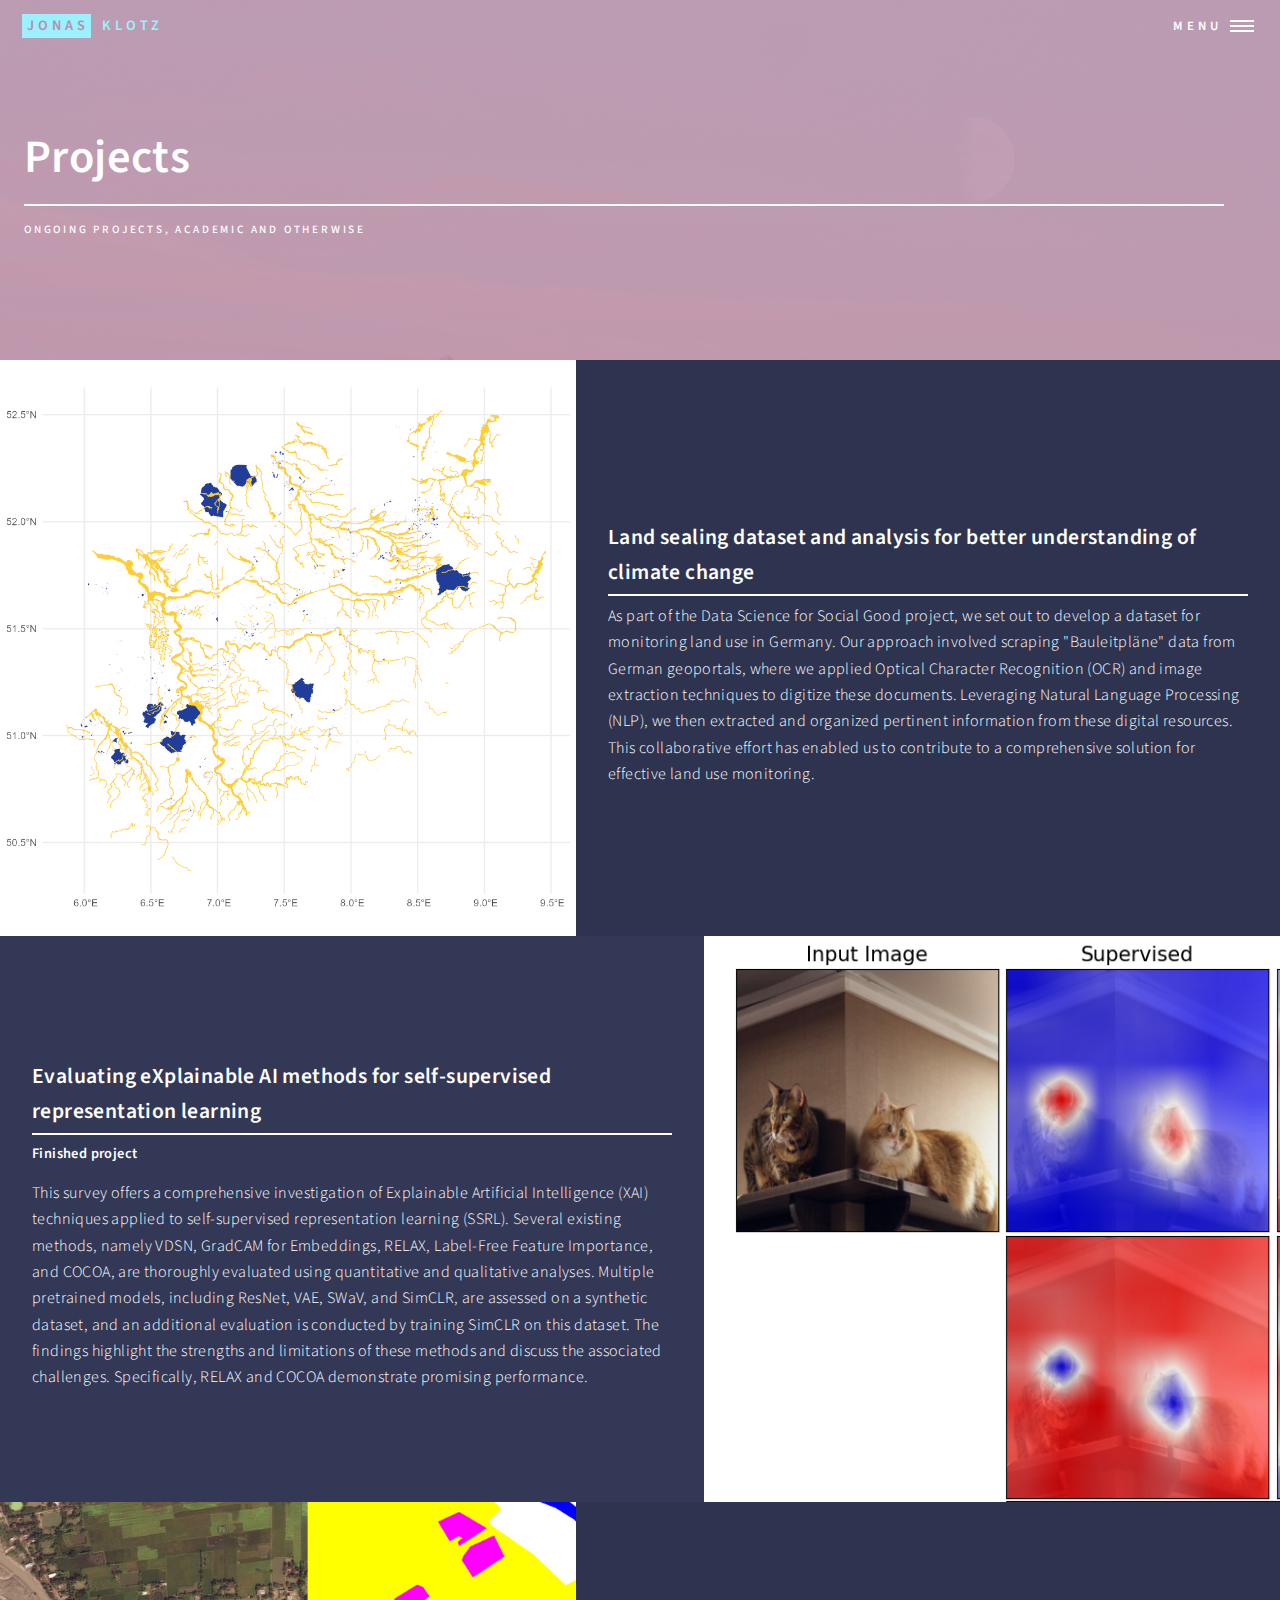
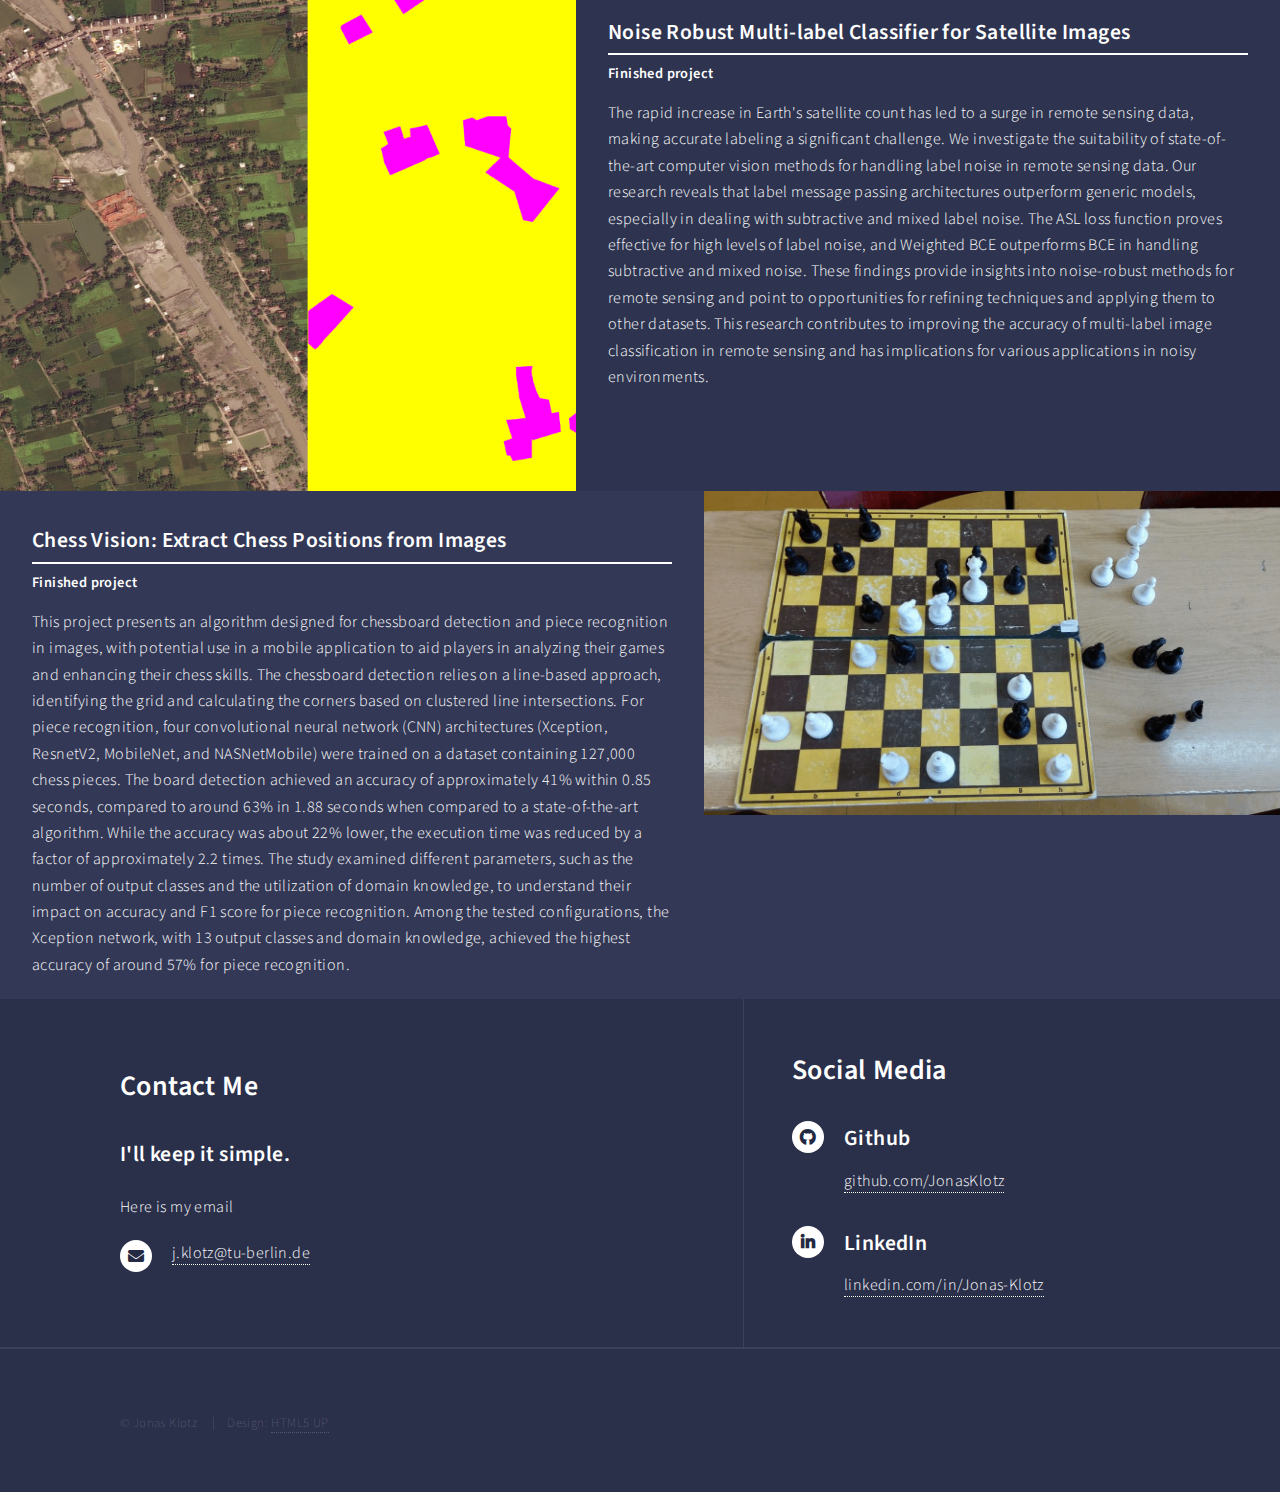
<file: projects.html>
<!DOCTYPE HTML>
<!--
	Forty by HTML5 UP
	html5up.net | @ajlkn
	Free for personal and commercial use under the CCA 3.0 license (html5up.net/license)
-->
<html>

<head>
    <title>jonas Klotz</title>
    <meta name="google-site-verification" content="qlus96Gbv3kTyfBKCVbDxsaYBTcsIiS3wKDjlNzCAbg"/>
    <meta charset="utf-8"/>
    <meta name="viewport" content="width=device-width, initial-scale=1, user-scalable=no"/>
    <link rel="stylesheet" href="assets/css/main.css"/>
    <noscript>
        <link rel="stylesheet" href="assets/css/noscript.css"/>
    </noscript>
    <link type="image/png" sizes="32x32" rel="icon" href="images/icon.svg">
</head>

<body class="is-preload">

<!-- Wrapper -->
<div id="wrapper">

    <!-- Header -->
    <header id="header" class="alt style5">
        <a href="index.html" class="logo"><strong>jonas</strong> <span>Klotz</span></a>
        <nav>
            <a href="#menu">Menu</a>
        </nav>
    </header>

    <!-- Menu -->
    <nav id="menu">
        <ul class="links">
            <li><a href="index.html">Home</a></li>
            <li><a href="projects.html">Projects</a></li>
            <li>
                <a href="https://github.com/jonasklotz/jonasklotz.github.io/blob/master/_content/klotz_cv.pdf">Resume</a>
            </li>
        </ul>
    </nav>


    <!-- Banner -->
    <!-- Note: The "styleN" class below should match that of the header element. -->
    <section id="banner" class="style5">
        <div class="inner alt">
                <span class="image">
                    <img src="images/banner2.jpg" alt=""/>
                </span>
            <header class="major">
                <h1>Projects</h1>
            </header>
            <div class="content alt">
                <p>Ongoing projects, academic and otherwise</p>
            </div>
        </div>
    </section>

    <!-- Main -->
    <div id="main">

        <section id="one" class="spotlights">

            <!-- land sealing - DSSGx Project -->
            <section>
                <a href="#" class="image">
                    <img src="images/projects/floodrisk.png" alt="" data-position="center center"/>
                </a>
                <div class="content">
                    <div class="inner">
                        <header class="minor">
                            <h3><a href="#">Land sealing dataset and analysis for
                                better understanding of climate change</a></h3>
                        </header>
                        <p>
                            As part of the Data Science for Social Good project, we set out to develop a dataset for
                            monitoring land use in Germany. Our approach involved scraping "Bauleitpläne" data from
                            German geoportals, where we applied Optical Character Recognition (OCR) and image extraction
                            techniques to digitize these documents. Leveraging Natural Language Processing (NLP), we
                            then extracted and organized pertinent information from these digital resources. This
                            collaborative effort has enabled us to contribute to a comprehensive solution for effective
                            land use monitoring. </p>

                    </div>
                </div>
            </section>


            <!-- XAI Survey For SSRL -->
            <section>
                <a href="" class="image">
                    <img src="images/projects/xai_square.png" alt="" data-position="center center"/>
                </a>
                <div class="content">
                    <div class="inner">
                        <header class="minor">
                            <h3><a href="https://github.com/jonasklotz/refugee-attacks">Evaluating eXplainable AI
                                methods for self-supervised representation learning</a></h3>
                            <h5>Finished project</h5>
                        </header>
                        <p>
                            This survey offers a comprehensive investigation of Explainable Artificial Intelligence
                            (XAI) techniques applied to self-supervised representation learning (SSRL). Several existing
                            methods, namely VDSN, GradCAM for Embeddings, RELAX, Label-Free Feature Importance, and
                            COCOA, are thoroughly evaluated using quantitative and qualitative analyses. Multiple
                            pretrained models, including ResNet, VAE, SWaV, and SimCLR, are assessed on a synthetic
                            dataset, and an additional evaluation is conducted by training SimCLR on this dataset. The
                            findings highlight the strengths and limitations of these methods and discuss the associated
                            challenges. Specifically, RELAX and COCOA demonstrate promising performance.
                        </p>
                    </div>
                </div>
            </section>

            <!-- Noise Robust MLC -->
            <section>
                <a href="#" class="image">
                    <img src="images/projects/sats_square.png" alt="" data-position="center center"/>
                </a>
                <div class="content">
                    <div class="inner">
                        <header class="minor">
                            <h3>Noise Robust Multi-label Classifier for Satellite Images</h3>
                            <h5>Finished project</h5>
                        </header>
                        <p>
                            The rapid increase in Earth's satellite count has led to a surge in remote sensing data,
                            making accurate labeling a significant challenge. We investigate the suitability of
                            state-of-the-art computer vision methods for handling label noise in remote sensing data.

                            Our research reveals that label message passing architectures outperform generic models,
                            especially in dealing with subtractive and mixed label noise. The ASL loss function proves
                            effective for high levels of label noise, and Weighted BCE outperforms BCE in handling
                            subtractive and mixed noise. These findings provide insights into noise-robust methods for
                            remote sensing and point to opportunities for refining techniques and applying them to other
                            datasets.

                            This research contributes to improving the accuracy of multi-label image classification in
                            remote sensing and has implications for various applications in noisy environments.
                        </p>
                    </div>
                </div>
            </section>

            <!-- Chess Vision-->
            <section>
                <a href="#" class="image">
                    <img src="images/projects/chessvision_slower.gif" alt="" data-position="top center"/>
                </a>
                <div class="content">
                    <div class="inner">
                        <header class="minor">
                            <h3>
                                <a href="">Chess Vision: Extract Chess Positions from Images</a>
                            </h3>
                            <h5>Finished project</h5>
                        </header>
                        <p>
                            This project presents an algorithm designed for chessboard detection and piece recognition
                            in images, with potential use in a mobile application to aid players in analyzing their
                            games and enhancing their chess skills. The chessboard detection relies on a line-based
                            approach, identifying the grid and calculating the corners based on clustered line
                            intersections.

                            For piece recognition, four convolutional neural network (CNN) architectures (Xception,
                            ResnetV2, MobileNet, and NASNetMobile) were trained on a dataset containing 127,000 chess
                            pieces. The board detection achieved an accuracy of approximately 41% within 0.85 seconds,
                            compared to around 63% in 1.88 seconds when compared to a state-of-the-art algorithm. While
                            the accuracy was about 22% lower, the execution time was reduced by a factor of
                            approximately 2.2 times.

                            The study examined different parameters, such as the number of output classes and the
                            utilization of domain knowledge, to understand their impact on accuracy and F1 score for
                            piece recognition. Among the tested configurations, the Xception network, with 13 output
                            classes and domain knowledge, achieved the highest accuracy of around 57% for piece
                            recognition.
                        </p>

                        </ul>

                    </div>
                </div>
            </section>
        </section>


        <!-- Contact -->
        <section id="contact">
            <div class="inner">
                <section>
                    <div>
                        <h2>
                            Contact Me
                        </h2>
                        <h3>I'll keep it simple.</h3>
                        <p>
                            Here is my email
                        </p>
                        <div class="contact-method">
                            <span class="icon solid alt fa-envelope" href="mailto:j.klotz@tu-berlin.de"></span>
                            <a href="mailto:j.klotz@tu-berlin.de">j.klotz@tu-berlin.de</a>
                        </div>
                    </div>
                </section>
                <section class="split">
                    <section>
                        <div>
                            <h2>
                                Social Media
                            </h2>
                        </div>

                        <div class="contact-method">
                            <span class="icon brands solid alt fa-github"></span>
                            <h3>Github</h3>
                            <span><a href="https://github.com/jonasklotz">github.com/JonasKlotz</a></span>
                        </div>


                        <div class="contact-method">
                            <span class="icon brands solid alt fa-linkedin-in"></span>
                            <h3>LinkedIn</h3>
                            <span><a
                                    href="https://www.linkedin.com/in/jonas-klotz/">linkedin.com/in/Jonas-Klotz</a></span>
                        </div>
                    </section>
                </section>
            </div>
        </section>

        <!-- Footer -->
        <footer id="footer">
            <div class="inner">
                <ul class="copyright">
                    <li>&copy; Jonas Klotz</li>
                    <li>Design: <a href="https://html5up.net">HTML5 UP</a></li>
                </ul>
            </div>
        </footer>

    </div>

    <!-- Scripts -->
    <script src="assets/js/jquery.min.js"></script>
    <script src="assets/js/jquery.scrolly.min.js"></script>
    <script src="assets/js/jquery.scrollex.min.js"></script>
    <script src="assets/js/browser.min.js"></script>
    <script src="assets/js/breakpoints.min.js"></script>
    <script src="assets/js/util.js"></script>
    <script src="assets/js/main.js"></script>

</body>

</html>
</file>
<file: assets/css/noscript.css>
/*
	Forty by HTML5 UP
	html5up.net | @ajlkn
	Free for personal and commercial use under the CCA 3.0 license (html5up.net/license)
*/

/* Banner */

	body.is-preload #banner:after {
		opacity: 0.85;
	}

	body.is-preload #banner > .inner {
		-moz-filter: none;
		-webkit-filter: none;
		-ms-filter: none;
		filter: none;
		-moz-transform: none;
		-webkit-transform: none;
		-ms-transform: none;
		transform: none;
		opacity: 1;
	}
</file>
<file: assets/css/main.css>
@import url(fontawesome-all.min.css);
@import url("https://fonts.googleapis.com/css?family=Source+Sans+Pro:300,300italic,600,600italic");

/*
	Forty by HTML5 UP
	html5up.net | @ajlkn
	Free for personal and commercial use under the CCA 3.0 license (html5up.net/license)
*/

html,
body,
div,
span,
applet,
object,
iframe,
h1,
h2,
h3,
h4,
h5,
h6,
p,
blockquote,
pre,
a,
abbr,
acronym,
address,
big,
cite,
code,
del,
dfn,
em,
img,
ins,
kbd,
q,
s,
samp,
small,
strike,
strong,
sub,
sup,
tt,
var,
b,
u,
i,
center,
dl,
dt,
dd,
ol,
ul,
li,
fieldset,
form,
label,
legend,
table,
caption,
tbody,
tfoot,
thead,
tr,
th,
td,
article,
aside,
canvas,
details,
embed,
figure,
figcaption,
footer,
header,
hgroup,
menu,
nav,
output,
ruby,
section,
summary,
time,
mark,
audio,
video {
	margin: 0;
	padding: 0;
	border: 0;
	font-size: 100%;
	font: inherit;
	vertical-align: baseline;
}

article,
aside,
details,
figcaption,
figure,
footer,
header,
hgroup,
menu,
nav,
section {
	display: block;
}

body {
	line-height: 1;
}

ol,
ul {
	list-style: none;
}

blockquote,
q {
	quotes: none;
}

blockquote:before,
blockquote:after,
q:before,
q:after {
	content: '';
	content: none;
}

table {
	border-collapse: collapse;
	border-spacing: 0;
}

body {
	-webkit-text-size-adjust: none;
}

mark {
	background-color: transparent;
	color: inherit;
}

input::-moz-focus-inner {
	border: 0;
	padding: 0;
}

input,
select,
textarea {
	-moz-appearance: none;
	-webkit-appearance: none;
	-ms-appearance: none;
	appearance: none;
}

/* Basic */

@-ms-viewport {
	width: device-width;
}

body {
	-ms-overflow-style: scrollbar;
}

@media screen and (max-width: 480px) {

	html,
	body {
		min-width: 320px;
	}

}

html {
	box-sizing: border-box;
}

*,
*:before,
*:after {
	box-sizing: inherit;
}

body {
	background: #242943;
}

body.is-preload *,
body.is-preload *:before,
body.is-preload *:after {
	-moz-animation: none !important;
	-webkit-animation: none !important;
	-ms-animation: none !important;
	animation: none !important;
	-moz-transition: none !important;
	-webkit-transition: none !important;
	-ms-transition: none !important;
	transition: none !important;
}

/* Type */

body,
input,
select,
textarea {
	color: #ffffff;
	font-family: "Source Sans Pro", Helvetica, sans-serif;
	font-size: 17pt;
	font-weight: 300;
	letter-spacing: 0.025em;
	line-height: 1.65;
}

@media screen and (max-width: 1680px) {

	body,
	input,
	select,
	textarea {
		font-size: 16pt;
	}

}

@media screen and (max-width: 1280px) {

	body,
	input,
	select,
	textarea {
		font-size: 12pt;
	}

}

@media screen and (max-width: 360px) {

	body,
	input,
	select,
	textarea {
		font-size: 11pt;
	}

}

a {
	-moz-transition: color 0.2s ease-in-out, border-bottom-color 0.2s ease-in-out;
	-webkit-transition: color 0.2s ease-in-out, border-bottom-color 0.2s ease-in-out;
	-ms-transition: color 0.2s ease-in-out, border-bottom-color 0.2s ease-in-out;
	transition: color 0.2s ease-in-out, border-bottom-color 0.2s ease-in-out;
	border-bottom: dotted 1px;
	color: inherit;
	text-decoration: none;
}

a.alt {
	-moz-transition: color 0.2s ease-in-out, border-bottom-color 0.2s ease-in-out;
	-webkit-transition: color 0.2s ease-in-out, border-bottom-color 0.2s ease-in-out;
	-ms-transition: color 0.2s ease-in-out, border-bottom-color 0.2s ease-in-out;
	transition: color 0.2s ease-in-out, border-bottom-color 0.2s ease-in-out;
	/*border-bottom: dotted 1px;*/
	color: inherit;
	text-decoration: none;
	font-weight: 600;
}

a:hover {
	border-bottom-color: transparent;
	color: #9bf1ff !important;
}

a:active {
	color: #53e3fb !important;
}

strong,
b {
	color: #ffffff;
	font-weight: 600;
}

em,
i {
	font-style: italic;
}

p {
	margin: 0 0 1.2em 0;
}

h1,
h2,
h3,
h4,
h5,
h6 {
	color: #ffffff;
	font-weight: 600;
	line-height: 1.65;
	margin: 0 0 1em 0;
}

h1 a,
h2 a,
h3 a,
h4 a,
h5 a,
h6 a {
	color: inherit;
	border-bottom: 0;
}

h1 {
	font-size: 2.5em;
}

h2 {
	font-size: 1.75em;
}

h3 {
	font-size: 1.35em;
}

h4 {
	font-size: 1.1em;
}

h5 {
	font-size: 0.9em;
}

h6 {
	font-size: 0.7em;
}

@media screen and (max-width: 736px) {

	h1 {
		font-size: 2em;
	}

	h2 {
		font-size: 1.5em;
	}

	h3 {
		font-size: 1.25em;
	}

}

sub {
	font-size: 0.8em;
	position: relative;
	top: 0.5em;
}

sup {
	font-size: 0.8em;
	position: relative;
	top: -0.5em;
}

blockquote {
	border-left: solid 4px rgba(212, 212, 255, 0.1);
	font-style: italic;
	margin: 0 0 2em 0;
	padding: 0.5em 0 0.5em 2em;
}

code {
	background: rgba(212, 212, 255, 0.035);
	font-family: "Courier New", monospace;
	font-size: 0.9em;
	margin: 0 0.25em;
	padding: 0.25em 0.65em;
}

pre {
	-webkit-overflow-scrolling: touch;
	font-family: "Courier New", monospace;
	font-size: 0.9em;
	margin: 0 0 2em 0;
}

pre code {
	display: block;
	line-height: 1.75;
	padding: 1em 1.5em;
	overflow-x: auto;
}

hr {
	border: 0;
	border-bottom: solid 1px rgba(212, 212, 255, 0.1);
	margin: 2em 0;
}

hr.major {
	margin: 3em 0;
}

.align-left {
	text-align: left;
}

.align-center {
	text-align: center;
}

.align-right {
	text-align: right;
}

/* Row */

.row {
	display: flex;
	flex-wrap: wrap;
	box-sizing: border-box;
	align-items: stretch;
}

.row>* {
	box-sizing: border-box;
}

.row.gtr-uniform>*> :last-child {
	margin-bottom: 0;
}

.row.aln-left {
	justify-content: flex-start;
}

.row.aln-center {
	justify-content: center;
}

.row.aln-right {
	justify-content: flex-end;
}

.row.aln-top {
	align-items: flex-start;
}

.row.aln-middle {
	align-items: center;
}

.row.aln-bottom {
	align-items: flex-end;
}

.row>.imp {
	order: -1;
}

.row>.col-1 {
	width: 8.33333%;
}

.row>.off-1 {
	margin-left: 8.33333%;
}

.row>.col-2 {
	width: 16.66667%;
}

.row>.off-2 {
	margin-left: 16.66667%;
}

.row>.col-3 {
	width: 25%;
}

.row>.off-3 {
	margin-left: 25%;
}

.row>.col-4 {
	width: 33.33333%;
}

.row>.off-4 {
	margin-left: 33.33333%;
}

.row>.col-5 {
	width: 41.66667%;
}

.row>.off-5 {
	margin-left: 41.66667%;
}

.row>.col-6 {
	width: 50%;
}

.row>.off-6 {
	margin-left: 50%;
}

.row>.col-7 {
	width: 58.33333%;
}

.row>.off-7 {
	margin-left: 58.33333%;
}

.row>.col-8 {
	width: 66.66667%;
}

.row>.off-8 {
	margin-left: 66.66667%;
}

.row>.col-9 {
	width: 75%;
}

.row>.off-9 {
	margin-left: 75%;
}

.row>.col-10 {
	width: 83.33333%;
}

.row>.off-10 {
	margin-left: 83.33333%;
}

.row>.col-11 {
	width: 91.66667%;
}

.row>.off-11 {
	margin-left: 91.66667%;
}

.row>.col-12 {
	width: 100%;
}

.row>.off-12 {
	margin-left: 100%;
}

.row.gtr-0 {
	margin-top: 0;
	margin-left: 0em;
}

.row.gtr-0>* {
	padding: 0 0 0 0em;
}

.row.gtr-0.gtr-uniform {
	margin-top: 0em;
}

.row.gtr-0.gtr-uniform>* {
	padding-top: 0em;
}

.row.gtr-25 {
	margin-top: 0;
	margin-left: -0.5em;
}

.row.gtr-25>* {
	padding: 0 0 0 0.5em;
}

.row.gtr-25.gtr-uniform {
	margin-top: -0.5em;
}

.row.gtr-25.gtr-uniform>* {
	padding-top: 0.5em;
}

.row.gtr-50 {
	margin-top: 0;
	margin-left: -1em;
}

.row.gtr-50>* {
	padding: 0 0 0 1em;
}

.row.gtr-50.gtr-uniform {
	margin-top: -1em;
}

.row.gtr-50.gtr-uniform>* {
	padding-top: 1em;
}

.row {
	margin-top: 0;
	margin-left: -2em;
}

.row>* {
	padding: 0 0 0 2em;
}

.row.gtr-uniform {
	margin-top: -2em;
}

.row.gtr-uniform>* {
	padding-top: 2em;
}

.row.gtr-150 {
	margin-top: 0;
	margin-left: -3em;
}

.row.gtr-150>* {
	padding: 0 0 0 3em;
}

.row.gtr-150.gtr-uniform {
	margin-top: -3em;
}

.row.gtr-150.gtr-uniform>* {
	padding-top: 3em;
}

.row.gtr-200 {
	margin-top: 0;
	margin-left: -4em;
}

.row.gtr-200>* {
	padding: 0 0 0 4em;
}

.row.gtr-200.gtr-uniform {
	margin-top: -4em;
}

.row.gtr-200.gtr-uniform>* {
	padding-top: 4em;
}

@media screen and (max-width: 1680px) {

	.row {
		display: flex;
		flex-wrap: wrap;
		box-sizing: border-box;
		align-items: stretch;
	}

	.row>* {
		box-sizing: border-box;
	}

	.row.gtr-uniform>*> :last-child {
		margin-bottom: 0;
	}

	.row.aln-left {
		justify-content: flex-start;
	}

	.row.aln-center {
		justify-content: center;
	}

	.row.aln-right {
		justify-content: flex-end;
	}

	.row.aln-top {
		align-items: flex-start;
	}

	.row.aln-middle {
		align-items: center;
	}

	.row.aln-bottom {
		align-items: flex-end;
	}

	.row>.imp-xlarge {
		order: -1;
	}

	.row>.col-1-xlarge {
		width: 8.33333%;
	}

	.row>.off-1-xlarge {
		margin-left: 8.33333%;
	}

	.row>.col-2-xlarge {
		width: 16.66667%;
	}

	.row>.off-2-xlarge {
		margin-left: 16.66667%;
	}

	.row>.col-3-xlarge {
		width: 25%;
	}

	.row>.off-3-xlarge {
		margin-left: 25%;
	}

	.row>.col-4-xlarge {
		width: 33.33333%;
	}

	.row>.off-4-xlarge {
		margin-left: 33.33333%;
	}

	.row>.col-5-xlarge {
		width: 41.66667%;
	}

	.row>.off-5-xlarge {
		margin-left: 41.66667%;
	}

	.row>.col-6-xlarge {
		width: 50%;
	}

	.row>.off-6-xlarge {
		margin-left: 50%;
	}

	.row>.col-7-xlarge {
		width: 58.33333%;
	}

	.row>.off-7-xlarge {
		margin-left: 58.33333%;
	}

	.row>.col-8-xlarge {
		width: 66.66667%;
	}

	.row>.off-8-xlarge {
		margin-left: 66.66667%;
	}

	.row>.col-9-xlarge {
		width: 75%;
	}

	.row>.off-9-xlarge {
		margin-left: 75%;
	}

	.row>.col-10-xlarge {
		width: 83.33333%;
	}

	.row>.off-10-xlarge {
		margin-left: 83.33333%;
	}

	.row>.col-11-xlarge {
		width: 91.66667%;
	}

	.row>.off-11-xlarge {
		margin-left: 91.66667%;
	}

	.row>.col-12-xlarge {
		width: 100%;
	}

	.row>.off-12-xlarge {
		margin-left: 100%;
	}

	.row.gtr-0 {
		margin-top: 0;
		margin-left: 0em;
	}

	.row.gtr-0>* {
		padding: 0 0 0 0em;
	}

	.row.gtr-0.gtr-uniform {
		margin-top: 0em;
	}

	.row.gtr-0.gtr-uniform>* {
		padding-top: 0em;
	}

	.row.gtr-25 {
		margin-top: 0;
		margin-left: -0.5em;
	}

	.row.gtr-25>* {
		padding: 0 0 0 0.5em;
	}

	.row.gtr-25.gtr-uniform {
		margin-top: -0.5em;
	}

	.row.gtr-25.gtr-uniform>* {
		padding-top: 0.5em;
	}

	.row.gtr-50 {
		margin-top: 0;
		margin-left: -1em;
	}

	.row.gtr-50>* {
		padding: 0 0 0 1em;
	}

	.row.gtr-50.gtr-uniform {
		margin-top: -1em;
	}

	.row.gtr-50.gtr-uniform>* {
		padding-top: 1em;
	}

	.row {
		margin-top: 0;
		margin-left: -2em;
	}

	.row>* {
		padding: 0 0 0 2em;
	}

	.row.gtr-uniform {
		margin-top: -2em;
	}

	.row.gtr-uniform>* {
		padding-top: 2em;
	}

	.row.gtr-150 {
		margin-top: 0;
		margin-left: -3em;
	}

	.row.gtr-150>* {
		padding: 0 0 0 3em;
	}

	.row.gtr-150.gtr-uniform {
		margin-top: -3em;
	}

	.row.gtr-150.gtr-uniform>* {
		padding-top: 3em;
	}

	.row.gtr-200 {
		margin-top: 0;
		margin-left: -4em;
	}

	.row.gtr-200>* {
		padding: 0 0 0 4em;
	}

	.row.gtr-200.gtr-uniform {
		margin-top: -4em;
	}

	.row.gtr-200.gtr-uniform>* {
		padding-top: 4em;
	}

}

@media screen and (max-width: 1280px) {

	.row {
		display: flex;
		flex-wrap: wrap;
		box-sizing: border-box;
		align-items: stretch;
	}

	.row>* {
		box-sizing: border-box;
	}

	.row.gtr-uniform>*> :last-child {
		margin-bottom: 0;
	}

	.row.aln-left {
		justify-content: flex-start;
	}

	.row.aln-center {
		justify-content: center;
	}

	.row.aln-right {
		justify-content: flex-end;
	}

	.row.aln-top {
		align-items: flex-start;
	}

	.row.aln-middle {
		align-items: center;
	}

	.row.aln-bottom {
		align-items: flex-end;
	}

	.row>.imp-large {
		order: -1;
	}

	.row>.col-1-large {
		width: 8.33333%;
	}

	.row>.off-1-large {
		margin-left: 8.33333%;
	}

	.row>.col-2-large {
		width: 16.66667%;
	}

	.row>.off-2-large {
		margin-left: 16.66667%;
	}

	.row>.col-3-large {
		width: 25%;
	}

	.row>.off-3-large {
		margin-left: 25%;
	}

	.row>.col-4-large {
		width: 33.33333%;
	}

	.row>.off-4-large {
		margin-left: 33.33333%;
	}

	.row>.col-5-large {
		width: 41.66667%;
	}

	.row>.off-5-large {
		margin-left: 41.66667%;
	}

	.row>.col-6-large {
		width: 50%;
	}

	.row>.off-6-large {
		margin-left: 50%;
	}

	.row>.col-7-large {
		width: 58.33333%;
	}

	.row>.off-7-large {
		margin-left: 58.33333%;
	}

	.row>.col-8-large {
		width: 66.66667%;
	}

	.row>.off-8-large {
		margin-left: 66.66667%;
	}

	.row>.col-9-large {
		width: 75%;
	}

	.row>.off-9-large {
		margin-left: 75%;
	}

	.row>.col-10-large {
		width: 83.33333%;
	}

	.row>.off-10-large {
		margin-left: 83.33333%;
	}

	.row>.col-11-large {
		width: 91.66667%;
	}

	.row>.off-11-large {
		margin-left: 91.66667%;
	}

	.row>.col-12-large {
		width: 100%;
	}

	.row>.off-12-large {
		margin-left: 100%;
	}

	.row.gtr-0 {
		margin-top: 0;
		margin-left: 0em;
	}

	.row.gtr-0>* {
		padding: 0 0 0 0em;
	}

	.row.gtr-0.gtr-uniform {
		margin-top: 0em;
	}

	.row.gtr-0.gtr-uniform>* {
		padding-top: 0em;
	}

	.row.gtr-25 {
		margin-top: 0;
		margin-left: -0.375em;
	}

	.row.gtr-25>* {
		padding: 0 0 0 0.375em;
	}

	.row.gtr-25.gtr-uniform {
		margin-top: -0.375em;
	}

	.row.gtr-25.gtr-uniform>* {
		padding-top: 0.375em;
	}

	.row.gtr-50 {
		margin-top: 0;
		margin-left: -0.75em;
	}

	.row.gtr-50>* {
		padding: 0 0 0 0.75em;
	}

	.row.gtr-50.gtr-uniform {
		margin-top: -0.75em;
	}

	.row.gtr-50.gtr-uniform>* {
		padding-top: 0.75em;
	}

	.row {
		margin-top: 0;
		margin-left: -1.5em;
	}

	.row>* {
		padding: 0 0 0 1.5em;
	}

	.row.gtr-uniform {
		margin-top: -1.5em;
	}

	.row.gtr-uniform>* {
		padding-top: 1.5em;
	}

	.row.gtr-150 {
		margin-top: 0;
		margin-left: -2.25em;
	}

	.row.gtr-150>* {
		padding: 0 0 0 2.25em;
	}

	.row.gtr-150.gtr-uniform {
		margin-top: -2.25em;
	}

	.row.gtr-150.gtr-uniform>* {
		padding-top: 2.25em;
	}

	.row.gtr-200 {
		margin-top: 0;
		margin-left: -3em;
	}

	.row.gtr-200>* {
		padding: 0 0 0 3em;
	}

	.row.gtr-200.gtr-uniform {
		margin-top: -3em;
	}

	.row.gtr-200.gtr-uniform>* {
		padding-top: 3em;
	}

}

@media screen and (max-width: 980px) {

	.row {
		display: flex;
		flex-wrap: wrap;
		box-sizing: border-box;
		align-items: stretch;
	}

	.row>* {
		box-sizing: border-box;
	}

	.row.gtr-uniform>*> :last-child {
		margin-bottom: 0;
	}

	.row.aln-left {
		justify-content: flex-start;
	}

	.row.aln-center {
		justify-content: center;
	}

	.row.aln-right {
		justify-content: flex-end;
	}

	.row.aln-top {
		align-items: flex-start;
	}

	.row.aln-middle {
		align-items: center;
	}

	.row.aln-bottom {
		align-items: flex-end;
	}

	.row>.imp-medium {
		order: -1;
	}

	.row>.col-1-medium {
		width: 8.33333%;
	}

	.row>.off-1-medium {
		margin-left: 8.33333%;
	}

	.row>.col-2-medium {
		width: 16.66667%;
	}

	.row>.off-2-medium {
		margin-left: 16.66667%;
	}

	.row>.col-3-medium {
		width: 25%;
	}

	.row>.off-3-medium {
		margin-left: 25%;
	}

	.row>.col-4-medium {
		width: 33.33333%;
	}

	.row>.off-4-medium {
		margin-left: 33.33333%;
	}

	.row>.col-5-medium {
		width: 41.66667%;
	}

	.row>.off-5-medium {
		margin-left: 41.66667%;
	}

	.row>.col-6-medium {
		width: 50%;
	}

	.row>.off-6-medium {
		margin-left: 50%;
	}

	.row>.col-7-medium {
		width: 58.33333%;
	}

	.row>.off-7-medium {
		margin-left: 58.33333%;
	}

	.row>.col-8-medium {
		width: 66.66667%;
	}

	.row>.off-8-medium {
		margin-left: 66.66667%;
	}

	.row>.col-9-medium {
		width: 75%;
	}

	.row>.off-9-medium {
		margin-left: 75%;
	}

	.row>.col-10-medium {
		width: 83.33333%;
	}

	.row>.off-10-medium {
		margin-left: 83.33333%;
	}

	.row>.col-11-medium {
		width: 91.66667%;
	}

	.row>.off-11-medium {
		margin-left: 91.66667%;
	}

	.row>.col-12-medium {
		width: 100%;
	}

	.row>.off-12-medium {
		margin-left: 100%;
	}

	.row.gtr-0 {
		margin-top: 0;
		margin-left: 0em;
	}

	.row.gtr-0>* {
		padding: 0 0 0 0em;
	}

	.row.gtr-0.gtr-uniform {
		margin-top: 0em;
	}

	.row.gtr-0.gtr-uniform>* {
		padding-top: 0em;
	}

	.row.gtr-25 {
		margin-top: 0;
		margin-left: -0.375em;
	}

	.row.gtr-25>* {
		padding: 0 0 0 0.375em;
	}

	.row.gtr-25.gtr-uniform {
		margin-top: -0.375em;
	}

	.row.gtr-25.gtr-uniform>* {
		padding-top: 0.375em;
	}

	.row.gtr-50 {
		margin-top: 0;
		margin-left: -0.75em;
	}

	.row.gtr-50>* {
		padding: 0 0 0 0.75em;
	}

	.row.gtr-50.gtr-uniform {
		margin-top: -0.75em;
	}

	.row.gtr-50.gtr-uniform>* {
		padding-top: 0.75em;
	}

	.row {
		margin-top: 0;
		margin-left: -1.5em;
	}

	.row>* {
		padding: 0 0 0 1.5em;
	}

	.row.gtr-uniform {
		margin-top: -1.5em;
	}

	.row.gtr-uniform>* {
		padding-top: 1.5em;
	}

	.row.gtr-150 {
		margin-top: 0;
		margin-left: -2.25em;
	}

	.row.gtr-150>* {
		padding: 0 0 0 2.25em;
	}

	.row.gtr-150.gtr-uniform {
		margin-top: -2.25em;
	}

	.row.gtr-150.gtr-uniform>* {
		padding-top: 2.25em;
	}

	.row.gtr-200 {
		margin-top: 0;
		margin-left: -3em;
	}

	.row.gtr-200>* {
		padding: 0 0 0 3em;
	}

	.row.gtr-200.gtr-uniform {
		margin-top: -3em;
	}

	.row.gtr-200.gtr-uniform>* {
		padding-top: 3em;
	}

}

@media screen and (max-width: 736px) {

	.row {
		display: flex;
		flex-wrap: wrap;
		box-sizing: border-box;
		align-items: stretch;
	}

	.row>* {
		box-sizing: border-box;
	}

	.row.gtr-uniform>*> :last-child {
		margin-bottom: 0;
	}

	.row.aln-left {
		justify-content: flex-start;
	}

	.row.aln-center {
		justify-content: center;
	}

	.row.aln-right {
		justify-content: flex-end;
	}

	.row.aln-top {
		align-items: flex-start;
	}

	.row.aln-middle {
		align-items: center;
	}

	.row.aln-bottom {
		align-items: flex-end;
	}

	.row>.imp-small {
		order: -1;
	}

	.row>.col-1-small {
		width: 8.33333%;
	}

	.row>.off-1-small {
		margin-left: 8.33333%;
	}

	.row>.col-2-small {
		width: 16.66667%;
	}

	.row>.off-2-small {
		margin-left: 16.66667%;
	}

	.row>.col-3-small {
		width: 25%;
	}

	.row>.off-3-small {
		margin-left: 25%;
	}

	.row>.col-4-small {
		width: 33.33333%;
	}

	.row>.off-4-small {
		margin-left: 33.33333%;
	}

	.row>.col-5-small {
		width: 41.66667%;
	}

	.row>.off-5-small {
		margin-left: 41.66667%;
	}

	.row>.col-6-small {
		width: 50%;
	}

	.row>.off-6-small {
		margin-left: 50%;
	}

	.row>.col-7-small {
		width: 58.33333%;
	}

	.row>.off-7-small {
		margin-left: 58.33333%;
	}

	.row>.col-8-small {
		width: 66.66667%;
	}

	.row>.off-8-small {
		margin-left: 66.66667%;
	}

	.row>.col-9-small {
		width: 75%;
	}

	.row>.off-9-small {
		margin-left: 75%;
	}

	.row>.col-10-small {
		width: 83.33333%;
	}

	.row>.off-10-small {
		margin-left: 83.33333%;
	}

	.row>.col-11-small {
		width: 91.66667%;
	}

	.row>.off-11-small {
		margin-left: 91.66667%;
	}

	.row>.col-12-small {
		width: 100%;
	}

	.row>.off-12-small {
		margin-left: 100%;
	}

	.row.gtr-0 {
		margin-top: 0;
		margin-left: 0em;
	}

	.row.gtr-0>* {
		padding: 0 0 0 0em;
	}

	.row.gtr-0.gtr-uniform {
		margin-top: 0em;
	}

	.row.gtr-0.gtr-uniform>* {
		padding-top: 0em;
	}

	.row.gtr-25 {
		margin-top: 0;
		margin-left: -0.3125em;
	}

	.row.gtr-25>* {
		padding: 0 0 0 0.3125em;
	}

	.row.gtr-25.gtr-uniform {
		margin-top: -0.3125em;
	}

	.row.gtr-25.gtr-uniform>* {
		padding-top: 0.3125em;
	}

	.row.gtr-50 {
		margin-top: 0;
		margin-left: -0.625em;
	}

	.row.gtr-50>* {
		padding: 0 0 0 0.625em;
	}

	.row.gtr-50.gtr-uniform {
		margin-top: -0.625em;
	}

	.row.gtr-50.gtr-uniform>* {
		padding-top: 0.625em;
	}

	.row {
		margin-top: 0;
		margin-left: -1.25em;
	}

	.row>* {
		padding: 0 0 0 1.25em;
	}

	.row.gtr-uniform {
		margin-top: -1.25em;
	}

	.row.gtr-uniform>* {
		padding-top: 1.25em;
	}

	.row.gtr-150 {
		margin-top: 0;
		margin-left: -1.875em;
	}

	.row.gtr-150>* {
		padding: 0 0 0 1.875em;
	}

	.row.gtr-150.gtr-uniform {
		margin-top: -1.875em;
	}

	.row.gtr-150.gtr-uniform>* {
		padding-top: 1.875em;
	}

	.row.gtr-200 {
		margin-top: 0;
		margin-left: -2.5em;
	}

	.row.gtr-200>* {
		padding: 0 0 0 2.5em;
	}

	.row.gtr-200.gtr-uniform {
		margin-top: -2.5em;
	}

	.row.gtr-200.gtr-uniform>* {
		padding-top: 2.5em;
	}

}

@media screen and (max-width: 480px) {

	.row {
		display: flex;
		flex-wrap: wrap;
		box-sizing: border-box;
		align-items: stretch;
	}

	.row>* {
		box-sizing: border-box;
	}

	.row.gtr-uniform>*> :last-child {
		margin-bottom: 0;
	}

	.row.aln-left {
		justify-content: flex-start;
	}

	.row.aln-center {
		justify-content: center;
	}

	.row.aln-right {
		justify-content: flex-end;
	}

	.row.aln-top {
		align-items: flex-start;
	}

	.row.aln-middle {
		align-items: center;
	}

	.row.aln-bottom {
		align-items: flex-end;
	}

	.row>.imp-xsmall {
		order: -1;
	}

	.row>.col-1-xsmall {
		width: 8.33333%;
	}

	.row>.off-1-xsmall {
		margin-left: 8.33333%;
	}

	.row>.col-2-xsmall {
		width: 16.66667%;
	}

	.row>.off-2-xsmall {
		margin-left: 16.66667%;
	}

	.row>.col-3-xsmall {
		width: 25%;
	}

	.row>.off-3-xsmall {
		margin-left: 25%;
	}

	.row>.col-4-xsmall {
		width: 33.33333%;
	}

	.row>.off-4-xsmall {
		margin-left: 33.33333%;
	}

	.row>.col-5-xsmall {
		width: 41.66667%;
	}

	.row>.off-5-xsmall {
		margin-left: 41.66667%;
	}

	.row>.col-6-xsmall {
		width: 50%;
	}

	.row>.off-6-xsmall {
		margin-left: 50%;
	}

	.row>.col-7-xsmall {
		width: 58.33333%;
	}

	.row>.off-7-xsmall {
		margin-left: 58.33333%;
	}

	.row>.col-8-xsmall {
		width: 66.66667%;
	}

	.row>.off-8-xsmall {
		margin-left: 66.66667%;
	}

	.row>.col-9-xsmall {
		width: 75%;
	}

	.row>.off-9-xsmall {
		margin-left: 75%;
	}

	.row>.col-10-xsmall {
		width: 83.33333%;
	}

	.row>.off-10-xsmall {
		margin-left: 83.33333%;
	}

	.row>.col-11-xsmall {
		width: 91.66667%;
	}

	.row>.off-11-xsmall {
		margin-left: 91.66667%;
	}

	.row>.col-12-xsmall {
		width: 100%;
	}

	.row>.off-12-xsmall {
		margin-left: 100%;
	}

	.row.gtr-0 {
		margin-top: 0;
		margin-left: 0em;
	}

	.row.gtr-0>* {
		padding: 0 0 0 0em;
	}

	.row.gtr-0.gtr-uniform {
		margin-top: 0em;
	}

	.row.gtr-0.gtr-uniform>* {
		padding-top: 0em;
	}

	.row.gtr-25 {
		margin-top: 0;
		margin-left: -0.3125em;
	}

	.row.gtr-25>* {
		padding: 0 0 0 0.3125em;
	}

	.row.gtr-25.gtr-uniform {
		margin-top: -0.3125em;
	}

	.row.gtr-25.gtr-uniform>* {
		padding-top: 0.3125em;
	}

	.row.gtr-50 {
		margin-top: 0;
		margin-left: -0.625em;
	}

	.row.gtr-50>* {
		padding: 0 0 0 0.625em;
	}

	.row.gtr-50.gtr-uniform {
		margin-top: -0.625em;
	}

	.row.gtr-50.gtr-uniform>* {
		padding-top: 0.625em;
	}

	.row {
		margin-top: 0;
		margin-left: -1.25em;
	}

	.row>* {
		padding: 0 0 0 1.25em;
	}

	.row.gtr-uniform {
		margin-top: -1.25em;
	}

	.row.gtr-uniform>* {
		padding-top: 1.25em;
	}

	.row.gtr-150 {
		margin-top: 0;
		margin-left: -1.875em;
	}

	.row.gtr-150>* {
		padding: 0 0 0 1.875em;
	}

	.row.gtr-150.gtr-uniform {
		margin-top: -1.875em;
	}

	.row.gtr-150.gtr-uniform>* {
		padding-top: 1.875em;
	}

	.row.gtr-200 {
		margin-top: 0;
		margin-left: -2.5em;
	}

	.row.gtr-200>* {
		padding: 0 0 0 2.5em;
	}

	.row.gtr-200.gtr-uniform {
		margin-top: -2.5em;
	}

	.row.gtr-200.gtr-uniform>* {
		padding-top: 2.5em;
	}

}

/* Section/Article */

section.special,
article.special {
	text-align: center;
}

header.major {
	width: -moz-max-content;
	width: -webkit-max-content;
	width: -ms-max-content;
	width: max-content;
	margin-bottom: 0em;
}

header.major> :first-child {
	margin-bottom: 0;
	width: calc(100%);
}

header.major> :first-child:after {
	content: '';
	background-color: #ffffff;
	display: block;
	height: 2px;
	margin: 0.15em 0 0.3em 0;
	width: 100%;
}

header.major>p {
	font-size: 0.7em;
	font-weight: 600;
	letter-spacing: 0.25em;
	margin-bottom: 0;
	text-transform: uppercase;
}

body.is-ie header.major> :first-child:after {
	max-width: 100%;
}

body.is-ie header.major>h1:after {
	max-width: 100% !important;
}

@media screen and (max-width: 736px) {

	header.major>p br {
		display: none;
	}

}

header.minor {
	margin-bottom: 0em;
}

header.minor> :first-child {
	margin-bottom: 0;
	width: calc(100%);
}

header.minor> :first-child:after {
	content: '';
	background-color: #ffffff;
	display: block;
	height: 2px;
	margin: 0.15em 0 0.3em 0;
	width: 100%;
}

/* Form */

form {
	margin: 0 0 2em 0;
}

form> :last-child {
	margin-bottom: 0;
}

form>.fields {
	display: -moz-flex;
	display: -webkit-flex;
	display: -ms-flex;
	display: flex;
	-moz-flex-wrap: wrap;
	-webkit-flex-wrap: wrap;
	-ms-flex-wrap: wrap;
	flex-wrap: wrap;
	width: calc(100% + 3em);
	margin: -1.5em 0 2em -1.5em;
}

form>.fields>.field {
	-moz-flex-grow: 0;
	-webkit-flex-grow: 0;
	-ms-flex-grow: 0;
	flex-grow: 0;
	-moz-flex-shrink: 0;
	-webkit-flex-shrink: 0;
	-ms-flex-shrink: 0;
	flex-shrink: 0;
	padding: 1.5em 0 0 1.5em;
	width: calc(100% - 1.5em);
}

form>.fields>.field.half {
	width: calc(50% - 0.75em);
}

form>.fields>.field.third {
	width: calc(100%/3 - 0.5em);
}

form>.fields>.field.quarter {
	width: calc(25% - 0.375em);
}

@media screen and (max-width: 480px) {

	form>.fields {
		width: calc(100% + 3em);
		margin: -1.5em 0 2em -1.5em;
	}

	form>.fields>.field {
		padding: 1.5em 0 0 1.5em;
		width: calc(100% - 1.5em);
	}

	form>.fields>.field.half {
		width: calc(100% - 1.5em);
	}

	form>.fields>.field.third {
		width: calc(100% - 1.5em);
	}

	form>.fields>.field.quarter {
		width: calc(100% - 1.5em);
	}

}

label {
	color: #ffffff;
	display: block;
	font-size: 0.8em;
	font-weight: 600;
	letter-spacing: 0.25em;
	margin: 0 0 1em 0;
	text-transform: uppercase;
}

input[type="text"],
input[type="password"],
input[type="email"],
input[type="tel"],
input[type="search"],
input[type="url"],
select,
textarea {
	-moz-appearance: none;
	-webkit-appearance: none;
	-ms-appearance: none;
	appearance: none;
	background: rgba(212, 212, 255, 0.035);
	border: none;
	border-radius: 0;
	color: inherit;
	display: block;
	outline: 0;
	padding: 0 1em;
	text-decoration: none;
	width: 100%;
}

input[type="text"]:invalid,
input[type="password"]:invalid,
input[type="email"]:invalid,
input[type="tel"]:invalid,
input[type="search"]:invalid,
input[type="url"]:invalid,
select:invalid,
textarea:invalid {
	box-shadow: none;
}

input[type="text"]:focus,
input[type="password"]:focus,
input[type="email"]:focus,
input[type="tel"]:focus,
input[type="search"]:focus,
input[type="url"]:focus,
select:focus,
textarea:focus {
	border-color: #9bf1ff;
	box-shadow: 0 0 0 2px #9bf1ff;
}

select {
	background-image: url("data:image/svg+xml;charset=utf8,%3Csvg xmlns='http://www.w3.org/2000/svg' width='40' height='40' preserveAspectRatio='none' viewBox='0 0 40 40'%3E%3Cpath d='M9.4,12.3l10.4,10.4l10.4-10.4c0.2-0.2,0.5-0.4,0.9-0.4c0.3,0,0.6,0.1,0.9,0.4l3.3,3.3c0.2,0.2,0.4,0.5,0.4,0.9 c0,0.4-0.1,0.6-0.4,0.9L20.7,31.9c-0.2,0.2-0.5,0.4-0.9,0.4c-0.3,0-0.6-0.1-0.9-0.4L4.3,17.3c-0.2-0.2-0.4-0.5-0.4-0.9 c0-0.4,0.1-0.6,0.4-0.9l3.3-3.3c0.2-0.2,0.5-0.4,0.9-0.4S9.1,12.1,9.4,12.3z' fill='rgba(212, 212, 255, 0.1)' /%3E%3C/svg%3E");
	background-size: 1.25rem;
	background-repeat: no-repeat;
	background-position: calc(100% - 1rem) center;
	height: 2.75em;
	padding-right: 2.75em;
	text-overflow: ellipsis;
}

select option {
	color: #ffffff;
	background: #242943;
}

select:focus::-ms-value {
	background-color: transparent;
}

select::-ms-expand {
	display: none;
}

input[type="text"],
input[type="password"],
input[type="email"],
input[type="tel"],
input[type="search"],
input[type="url"],
select {
	height: 2.75em;
}

textarea {
	padding: 0.75em 1em;
}

input[type="checkbox"],
input[type="radio"] {
	-moz-appearance: none;
	-webkit-appearance: none;
	-ms-appearance: none;
	appearance: none;
	display: block;
	float: left;
	margin-right: -2em;
	opacity: 0;
	width: 1em;
	z-index: -1;
}

input[type="checkbox"]+label,
input[type="radio"]+label {
	text-decoration: none;
	color: #ffffff;
	cursor: pointer;
	display: inline-block;
	font-weight: 300;
	padding-left: 2.65em;
	padding-right: 0.75em;
	position: relative;
}

input[type="checkbox"]+label:before,
input[type="radio"]+label:before {
	-moz-osx-font-smoothing: grayscale;
	-webkit-font-smoothing: antialiased;
	display: inline-block;
	font-style: normal;
	font-variant: normal;
	text-rendering: auto;
	line-height: 1;
	text-transform: none !important;
	font-family: 'Font Awesome 5 Free';
	font-weight: 900;
}

input[type="checkbox"]+label:before,
input[type="radio"]+label:before {
	background: rgba(212, 212, 255, 0.035);
	content: '';
	display: inline-block;
	font-size: 0.8em;
	height: 2.0625em;
	left: 0;
	letter-spacing: 0;
	line-height: 2.0625em;
	position: absolute;
	text-align: center;
	top: 0;
	width: 2.0625em;
}

input[type="checkbox"]:checked+label:before,
input[type="radio"]:checked+label:before {
	background: #ffffff;
	border-color: #9bf1ff;
	content: '\f00c';
	color: #242943;
}

input[type="checkbox"]:focus+label:before,
input[type="radio"]:focus+label:before {
	box-shadow: 0 0 0 2px #9bf1ff;
}

input[type="radio"]+label:before {
	border-radius: 100%;
}

::-webkit-input-placeholder {
	color: rgba(244, 244, 255, 0.2) !important;
	opacity: 1.0;
}

:-moz-placeholder {
	color: rgba(244, 244, 255, 0.2) !important;
	opacity: 1.0;
}

::-moz-placeholder {
	color: rgba(244, 244, 255, 0.2) !important;
	opacity: 1.0;
}

:-ms-input-placeholder {
	color: rgba(244, 244, 255, 0.2) !important;
	opacity: 1.0;
}

/* Box */

.box {
	border: solid 1px rgba(212, 212, 255, 0.1);
	margin-bottom: 2em;
	padding: 1.5em;
}

.box> :last-child,
.box> :last-child> :last-child,
.box> :last-child> :last-child> :last-child {
	margin-bottom: 0;
}

.box.alt {
	border: 0;
	border-radius: 0;
	padding: 0;
}

/* Icon */

.icon {
	text-decoration: none;
	border-bottom: none;
	position: relative;
}

.icon:before {
	-moz-osx-font-smoothing: grayscale;
	-webkit-font-smoothing: antialiased;
	display: inline-block;
	font-style: normal;
	font-variant: normal;
	text-rendering: auto;
	line-height: 1;
	text-transform: none !important;
	font-family: 'Font Awesome 5 Free';
	font-weight: 400;
}

.icon>.label {
	display: none;
}

.icon:before {
	line-height: inherit;
}

.icon.solid:before {
	font-weight: 900;
}

.icon.brands:before {
	font-family: 'Font Awesome 5 Brands';
}

.icon.alt:before {
	background-color: #ffffff;
	border-radius: 100%;
	color: #242943;
	display: inline-block;
	height: 2em;
	line-height: 2em;
	text-align: center;
	width: 2em;
}

a.icon.alt:before {
	-moz-transition: background-color 0.2s ease-in-out;
	-webkit-transition: background-color 0.2s ease-in-out;
	-ms-transition: background-color 0.2s ease-in-out;
	transition: background-color 0.2s ease-in-out;
}

a.icon.alt:hover:before {
	background-color: #6fc3df;
}

a.icon.alt:active:before {
	background-color: #37a6cb;
}

/* Image */

.image {
	border: 0;
	display: inline-block;
	position: relative;
}

.image img {
	display: block;
}

.image.left,
.image.right {
	max-width: 30%;
}

.image.left img,
.image.right img {
	width: 100%;
}

.image.left {
	float: left;
	margin: 0 1.5em 1.25em 0;
	top: 0.25em;
}

.image.right {
	float: right;
	margin: 0 0 1.25em 1.5em;
	top: 0.25em;
}

.image.fit {
	display: block;
	margin: 0 0 2em 0;
	width: 100%;
}

.image.fit img {
	width: 100%;
}

.image.main {
	display: block;
	margin: 2.5em 0;
	width: 100%;
}

.image.main img {
	width: 100%;
}

@media screen and (max-width: 736px) {

	.image.main {
		margin: 1.5em 0;
	}

}

/* List */

ol {
	list-style: decimal;
	margin: 0 0 2em 0;
	padding-left: 1.25em;
}

ol li {
	padding-left: 0.25em;
}

ul {
	list-style: disc;
	margin: 0 0 2em 0;
	padding-left: 1em;
}

ul li {
	padding-left: 0.5em;
}

ul.alt {
	list-style: none;
	padding-left: 0;
}

ul.alt li {
	border-top: solid 1px rgba(212, 212, 255, 0.1);
	padding: 0.5em 0;
}

ul.alt li:first-child {
	border-top: 0;
	padding-top: 0;
}

dl {
	margin: 0 0 2em 0;
}

dl dt {
	display: block;
	font-weight: 600;
	margin: 0 0 1em 0;
}

dl dd {
	margin-left: 2em;
}

/* Actions */

ul.actions {
	display: -moz-flex;
	display: -webkit-flex;
	display: -ms-flex;
	display: flex;
	cursor: default;
	list-style: none;
	margin-left: -1em;
	padding-left: 0;
}

ul.actions li {
	padding: 0 0 0 0;
	padding-top: 0.7em;
	vertical-align: middle;
}

ul.actions.special {
	-moz-justify-content: center;
	-webkit-justify-content: center;
	-ms-justify-content: center;
	justify-content: center;
	width: 100%;
	margin-left: 0;
}

ul.actions.special li:first-child {
	padding-left: 0;
}

ul.actions.stacked {
	-moz-flex-direction: column;
	-webkit-flex-direction: column;
	-ms-flex-direction: column;
	flex-direction: column;
	margin-left: 0;
}

ul.actions.stacked li {
	padding: 1.3em 0 0 0;
}

ul.actions.stacked li:first-child {
	padding-top: 0;
}

ul.actions.fit {
	width: calc(100% + 1em);
}

ul.actions.fit li {
	-moz-flex-grow: 1;
	-webkit-flex-grow: 1;
	-ms-flex-grow: 1;
	flex-grow: 1;
	-moz-flex-shrink: 1;
	-webkit-flex-shrink: 1;
	-ms-flex-shrink: 1;
	flex-shrink: 1;
	width: 100%;
}

ul.actions.fit li>* {
	width: 100%;
}

ul.actions.fit.stacked {
	width: 100%;
}

/* Icons */

ul.icons {
	cursor: default;
	list-style: none;
	padding-left: 0;
}

ul.icons li {
	display: inline-block;
	padding: 0 1em 0 0;
}

ul.icons li:last-child {
	padding-right: 0;
}

@media screen and (max-width: 736px) {

	ul.icons li {
		padding: 0 0.75em 0 0;
	}

}

/* Pagination */

ul.pagination {
	cursor: default;
	list-style: none;
	padding-left: 0;
}

ul.pagination li {
	display: inline-block;
	padding-left: 0;
	vertical-align: middle;
}

ul.pagination li>.page {
	-moz-transition: background-color 0.2s ease-in-out, color 0.2s ease-in-out;
	-webkit-transition: background-color 0.2s ease-in-out, color 0.2s ease-in-out;
	-ms-transition: background-color 0.2s ease-in-out, color 0.2s ease-in-out;
	transition: background-color 0.2s ease-in-out, color 0.2s ease-in-out;
	border-bottom: 0;
	display: inline-block;
	font-size: 0.8em;
	font-weight: 600;
	height: 1.5em;
	line-height: 1.5em;
	margin: 0 0.125em;
	min-width: 1.5em;
	padding: 0 0.5em;
	text-align: center;
}

ul.pagination li>.page.active {
	background-color: #ffffff;
	color: #242943;
}

ul.pagination li>.page.active:hover {
	background-color: #9bf1ff;
	color: #242943 !important;
}

ul.pagination li>.page.active:active {
	background-color: #53e3fb;
}

ul.pagination li:first-child {
	padding-right: 0.75em;
}

ul.pagination li:last-child {
	padding-left: 0.75em;
}

@media screen and (max-width: 480px) {

	ul.pagination li:nth-child(n+2):nth-last-child(n+2) {
		display: none;
	}

	ul.pagination li:first-child {
		padding-right: 0;
	}

}

/* Table */

.table-wrapper {
	-webkit-overflow-scrolling: touch;
	overflow-x: auto;
}

table {
	margin: 0 0 2em 0;
	width: 100%;
}

table tbody tr {
	border: solid 1px rgba(212, 212, 255, 0.1);
	border-left: 0;
	border-right: 0;
}

table tbody tr:nth-child(2n + 1) {
	background-color: rgba(212, 212, 255, 0.035);
}

table td {
	padding: 0.75em 0.75em;
}

table th {
	color: #ffffff;
	font-size: 0.9em;
	font-weight: 600;
	padding: 0 0.75em 0.75em 0.75em;
	text-align: left;
}

table thead {
	border-bottom: solid 2px rgba(212, 212, 255, 0.1);
}

table tfoot {
	border-top: solid 2px rgba(212, 212, 255, 0.1);
}

table.alt {
	border-collapse: separate;
}

table.alt tbody tr td {
	border: solid 1px rgba(212, 212, 255, 0.1);
	border-left-width: 0;
	border-top-width: 0;
}

table.alt tbody tr td:first-child {
	border-left-width: 1px;
}

table.alt tbody tr:first-child td {
	border-top-width: 1px;
}

table.alt thead {
	border-bottom: 0;
}

table.alt tfoot {
	border-top: 0;
}

/* Button */

input[type="submit"],
input[type="reset"],
input[type="button"],
button,
.button {
	-moz-appearance: none;
	-webkit-appearance: none;
	-ms-appearance: none;
	appearance: none;
	-moz-transition: background-color 0.2s ease-in-out, box-shadow 0.2s ease-in-out, color 0.2s ease-in-out;
	-webkit-transition: background-color 0.2s ease-in-out, box-shadow 0.2s ease-in-out, color 0.2s ease-in-out;
	-ms-transition: background-color 0.2s ease-in-out, box-shadow 0.2s ease-in-out, color 0.2s ease-in-out;
	transition: background-color 0.2s ease-in-out, box-shadow 0.2s ease-in-out, color 0.2s ease-in-out;
	background-color: transparent;
	border: 0;
	border-radius: 0;
	box-shadow: inset 0 0 0 2px #ffffff;
	color: #ffffff;
	cursor: pointer;
	display: inline-block;
	font-size: 0.8em;
	font-weight: 600;
	height: 3.5em;
	letter-spacing: 0.25em;
	line-height: 3.5em;
	padding: 0 1.75em;
	text-align: center;
	text-decoration: none;
	text-transform: uppercase;
	white-space: nowrap;
}

input[type="submit"]:hover,
input[type="submit"]:active,
input[type="reset"]:hover,
input[type="reset"]:active,
input[type="button"]:hover,
input[type="button"]:active,
button:hover,
button:active,
.button:hover,
.button:active {
	box-shadow: inset 0 0 0 2px #9bf1ff;
	color: #9bf1ff;
}

input[type="submit"]:active,
input[type="reset"]:active,
input[type="button"]:active,
button:active,
.button:active {
	background-color: rgba(155, 241, 255, 0.1);
	box-shadow: inset 0 0 0 2px #53e3fb;
	color: #53e3fb;
}

input[type="submit"].icon:before,
input[type="reset"].icon:before,
input[type="button"].icon:before,
button.icon:before,
.button.icon:before {
	margin-right: 0.5em;
}

input[type="submit"].fit,
input[type="reset"].fit,
input[type="button"].fit,
button.fit,
.button.fit {
	width: 100%;
}

input[type="submit"].small,
input[type="reset"].small,
input[type="button"].small,
button.small,
.button.small {
	font-size: 0.6em;
}

input[type="submit"].large,
input[type="reset"].large,
input[type="button"].large,
button.large,
.button.large {
	font-size: 1.25em;
	height: 3em;
	line-height: 3em;
}

input[type="submit"].next,
input[type="reset"].next,
input[type="button"].next,
button.next,
.button.next {
	padding-right: 4.5em;
	position: relative;
}

input[type="submit"].next:before,
input[type="submit"].next:after,
input[type="reset"].next:before,
input[type="reset"].next:after,
input[type="button"].next:before,
input[type="button"].next:after,
button.next:before,
button.next:after,
.button.next:before,
.button.next:after {
	-moz-transition: opacity 0.2s ease-in-out;
	-webkit-transition: opacity 0.2s ease-in-out;
	-ms-transition: opacity 0.2s ease-in-out;
	transition: opacity 0.2s ease-in-out;
	background-position: center right;
	background-repeat: no-repeat;
	background-size: 36px 24px;
	content: '';
	display: block;
	height: 100%;
	position: absolute;
	right: 1.5em;
	top: 0;
	vertical-align: middle;
	width: 36px;
}

input[type="submit"].next:before,
input[type="reset"].next:before,
input[type="button"].next:before,
button.next:before,
.button.next:before {
	background-image: url("data:image/svg+xml;charset=utf8,%3Csvg xmlns='http://www.w3.org/2000/svg' xmlns:xlink='http://www.w3.org/1999/xlink' width='36px' height='24px' viewBox='0 0 36 24' zoomAndPan='disable'%3E%3Cstyle%3Eline %7B stroke: %23ffffff%3B stroke-width: 2px%3B %7D%3C/style%3E%3Cline x1='0' y1='12' x2='34' y2='12' /%3E%3Cline x1='25' y1='4' x2='34' y2='12.5' /%3E%3Cline x1='25' y1='20' x2='34' y2='11.5' /%3E%3C/svg%3E");
}

input[type="submit"].next:after,
input[type="reset"].next:after,
input[type="button"].next:after,
button.next:after,
.button.next:after {
	background-image: url("data:image/svg+xml;charset=utf8,%3Csvg xmlns='http://www.w3.org/2000/svg' xmlns:xlink='http://www.w3.org/1999/xlink' width='36px' height='24px' viewBox='0 0 36 24' zoomAndPan='disable'%3E%3Cstyle%3Eline %7B stroke: %239bf1ff%3B stroke-width: 2px%3B %7D%3C/style%3E%3Cline x1='0' y1='12' x2='34' y2='12' /%3E%3Cline x1='25' y1='4' x2='34' y2='12.5' /%3E%3Cline x1='25' y1='20' x2='34' y2='11.5' /%3E%3C/svg%3E");
	opacity: 0;
	z-index: 1;
}

input[type="submit"].next:hover:after,
input[type="submit"].next:active:after,
input[type="reset"].next:hover:after,
input[type="reset"].next:active:after,
input[type="button"].next:hover:after,
input[type="button"].next:active:after,
button.next:hover:after,
button.next:active:after,
.button.next:hover:after,
.button.next:active:after {
	opacity: 1;
}

@media screen and (max-width: 1280px) {

	input[type="submit"].next,
	input[type="reset"].next,
	input[type="button"].next,
	button.next,
	.button.next {
		padding-right: 5em;
	}

}

input[type="submit"].primary,
input[type="reset"].primary,
input[type="button"].primary,
button.primary,
.button.primary {
	background-color: #ffffff;
	box-shadow: none;
	color: #242943;
}

input[type="submit"].primary:hover,
input[type="submit"].primary:active,
input[type="reset"].primary:hover,
input[type="reset"].primary:active,
input[type="button"].primary:hover,
input[type="button"].primary:active,
button.primary:hover,
button.primary:active,
.button.primary:hover,
.button.primary:active {
	background-color: #9bf1ff;
	color: #242943 !important;
}

input[type="submit"].primary:active,
input[type="reset"].primary:active,
input[type="button"].primary:active,
button.primary:active,
.button.primary:active {
	background-color: #53e3fb;
}

input[type="submit"].disabled,
input[type="submit"]:disabled,
input[type="reset"].disabled,
input[type="reset"]:disabled,
input[type="button"].disabled,
input[type="button"]:disabled,
button.disabled,
button:disabled,
.button.disabled,
.button:disabled {
	pointer-events: none;
	cursor: default;
	opacity: 0.25;
}

/* Tiles */

.tiles {
	display: -moz-flex;
	display: -webkit-flex;
	display: -ms-flex;
	display: flex;
	-moz-flex-wrap: wrap;
	-webkit-flex-wrap: wrap;
	-ms-flex-wrap: wrap;
	flex-wrap: wrap;
	border-top: 0 !important;
}

.tiles+* {
	border-top: 0 !important;
}

.tiles article {
	-moz-align-items: top;
	-webkit-align-items: top;
	-ms-align-items: center;
	align-items: top;
	display: -moz-flex;
	display: -webkit-flex;
	display: -ms-flex;
	display: flex;
	-moz-transition: -moz-transform 0.25s ease, opacity 0.25s ease, -moz-filter 1s ease, -webkit-filter 1s ease;
	-webkit-transition: -webkit-transform 0.25s ease, opacity 0.25s ease, -webkit-filter 1s ease, -webkit-filter 1s ease;
	-ms-transition: -ms-transform 0.25s ease, opacity 0.25s ease, -ms-filter 1s ease, -webkit-filter 1s ease;
	transition: transform 0.25s ease, opacity 0.25s ease, filter 1s ease, -webkit-filter 1s ease;
	padding: 3em 2em 0em 2em;
	background-position: center;
	background-repeat: no-repeat;
	background-size: cover;
	cursor: default;
	height: 40vh;
	max-height: 40em;
	min-height: 23em;
	overflow: hidden;
	position: relative;
	width: 50%;
}

.tiles article .image {
	display: none;
}

.tiles article header {
	position: relative;
	z-index: 3;
}

.tiles article h3 {
	font-size: 1.75em;
}

.tiles article h3 a:hover {
	color: inherit !important;
}

.tiles article .link.primary {
	border: 0;
	height: 100%;
	left: 0;
	position: absolute;
	top: 0;
	width: 100%;
	z-index: 4;
}

.tiles article:before {
	-moz-transition: opacity 0.5s ease;
	-webkit-transition: opacity 0.5s ease;
	-ms-transition: opacity 0.5s ease;
	transition: opacity 0.5s ease;
	bottom: 0;
	content: '';
	display: block;
	height: 100%;
	left: 0;
	opacity: 0.6; /*This regulates the opacity of the tiles*/
	position: absolute;
	width: 100%;
	z-index: 2;
}

.tiles article:after {
	background-color: rgba(36, 41, 67, 0.25);
	content: '';
	display: block;
	height: 100%;
	left: 0;
	position: absolute;
	top: 0;
	width: 100%;
	z-index: 1;
}

.tiles article:hover:before {
	opacity: 0;
}

.tiles article.is-transitioning {
	-moz-transform: scale(0.95);
	-webkit-transform: scale(0.95);
	-ms-transform: scale(0.95);
	transform: scale(0.95);
	-moz-filter: blur(0.5em);
	-webkit-filter: blur(0.5em);
	-ms-filter: blur(0.5em);
	filter: blur(0.5em);
	opacity: 0;
}

/*This determines irregular box size
			.tiles article:nth-child(4n - 1), 
			.tiles article:nth-child(4n - 2) {
				width: 60%;
			}
			*/
.tiles article:nth-child(9n - 8):before {
	background-color: #F0D3F7;
}

.tiles article:nth-child(9n - 7):before {
	background-color: #B98EA7;
}			

.tiles article:nth-child(9n - 6):before {
	background-color: #AF8495;
}

.tiles article:nth-child(9n - 5):before {
	background-color: #A57982;
}

.tiles article:nth-child(9n - 4):before {
	background-color: #6B5468;
}

.tiles article:nth-child(9n - 3):before {
	background-color: #886775;
}

.tiles article:nth-child(9n - 2):before {
	background-color: #6B5468;
}

.tiles article:nth-child(9n - 1):before {
	background-color: #5D4B62;
}

.tiles article:nth-child(9n):before {
	background-color: #4E425B;
}

@media screen and (max-width: 1280px) {

	.tiles article {
		padding: 4em 3em 2em 3em;
		height: 30vh;
		max-height: 30em;
		min-height: 20em;
		width: 33% !important;
	}

}

@media screen and (max-width: 980px) {

	.tiles article {
		width: 50% !important;
	}

}

@media screen and (max-width: 736px) {

	.tiles article {
		padding: 3em 1.5em 1em 1.5em;
		height: 16em;
		max-height: none;
		min-height: 0;
	}

	.tiles article h3 {
		font-size: 1.5em;
	}

}

@media screen and (max-width: 480px) {

	.tiles {
		display: block;
	}

	.tiles article {
		height: 20em;
		width: 100% !important;
	}

	.tiles article:before {
		opacity: 0.3;
	}

}

/* Contact Method */

.contact-method {
	margin: 0 0 2em 0;
	padding-left: 3.25em;
	position: relative;
}

.contact-method .icon {
	left: 0;
	position: absolute;
	top: 0;
}

.contact-method h3 {
	margin: 0 0 0.5em 0;
}

/* Spotlights */

.spotlights {
	border-top: 0 !important;
}

.spotlights+* {
	border-top: 0 !important;
}

.spotlights>section {
	display: -moz-flex;
	display: -webkit-flex;
	display: -ms-flex;
	display: flex;
	-moz-flex-direction: row;
	-webkit-flex-direction: row;
	-ms-flex-direction: row;
	flex-direction: row;
	background-color: #2e3450;
}

.spotlights>section>.image {
	background-position: center center;
	background-size: cover;
	border-radius: 0;
	display: block;
	position: relative;
	width: 30%;
}

.spotlights>section>.image img {
	border-radius: 0;
	display: block;
	width: 100%;
}

.spotlights>section>.image:before {
	background: rgba(36, 41, 67, 0.9);
	content: '';
	display: block;
	height: 100%;
	left: 0;
	opacity: 0;
	position: absolute;
	top: 0;
	width: 100%;
}

.spotlights>section>.content {
	display: -moz-flex;
	display: -webkit-flex;
	display: -ms-flex;
	display: flex;
	-moz-flex-direction: column;
	-webkit-flex-direction: column;
	-ms-flex-direction: column;
	flex-direction: column;
	-moz-justify-content: center;
	-webkit-justify-content: center;
	-ms-justify-content: center;
	justify-content: center;
	-moz-align-items: center;
	-webkit-align-items: center;
	-ms-align-items: center;
	align-items: center;
	padding: 2em 2em 0.1em 2em;
	width: 70%;
}

.spotlights>section>.content>.inner {
	margin: 0 auto;
	max-width: 100%;
	width: 65em;
}

.spotlights>section:nth-child(2n) {
	-moz-flex-direction: row-reverse;
	-webkit-flex-direction: row-reverse;
	-ms-flex-direction: row-reverse;
	flex-direction: row-reverse;
	background-color: #333856;
}

.spotlights>section:nth-child(2n)>.content {
	-moz-align-items: -moz-flex-end;
	-webkit-align-items: -webkit-flex-end;
	-ms-align-items: -ms-flex-end;
	align-items: flex-end;
}

@media screen and (max-width: 1680px) {

	.spotlights>section>.image {
		width: 40%;
	}

	.spotlights>section>.content {
		width: 60%;
	}

}

@media screen and (max-width: 1280px) {

	.spotlights>section>.image {
		width: 45%;
	}

	.spotlights>section>.content {
		width: 55%;
	}

}

@media screen and (max-width: 980px) {

	.spotlights>section {
		display: block;
	}

	.spotlights>section>.image {
		width: 100%;
	}

	.spotlights>section>.content {
		padding: 4em 3em 2em 3em;
		width: 100%;
	}

}

@media screen and (max-width: 736px) {

	.spotlights>section>.content {
		padding: 3em 1.5em 1em 1.5em;
	}

}


/* Header */

@-moz-keyframes reveal-header {
	0% {
		top: -4em;
		opacity: 0;
	}

	100% {
		top: 0;
		opacity: 1;
	}
}

@-webkit-keyframes reveal-header {
	0% {
		top: -4em;
		opacity: 0;
	}

	100% {
		top: 0;
		opacity: 1;
	}
}

@-ms-keyframes reveal-header {
	0% {
		top: -4em;
		opacity: 0;
	}

	100% {
		top: 0;
		opacity: 1;
	}
}

@keyframes reveal-header {
	0% {
		top: -4em;
		opacity: 0;
	}

	100% {
		top: 0;
		opacity: 1;
	}
}

#header {
	display: -moz-flex;
	display: -webkit-flex;
	display: -ms-flex;
	display: flex;
	background-color: #2a2f4a;
	box-shadow: 0 0 0.25em 0 rgba(0, 0, 0, 0.15);
	cursor: default;
	font-weight: 600;
	height: 3.25em;
	left: 0;
	letter-spacing: 0.25em;
	line-height: 3.25em;
	margin: 0;
	position: fixed;
	text-transform: uppercase;
	top: 0;
	width: 100%;
	z-index: 10000;
}

#header .logo {
	border: 0;
	display: inline-block;
	font-size: 0.9em;
	height: inherit;
	line-height: inherit;
	padding: 0 1.5em;
}

#header .logo strong {
	-moz-transition: background-color 0.2s ease-in-out, color 0.2s ease-in-out;
	-webkit-transition: background-color 0.2s ease-in-out, color 0.2s ease-in-out;
	-ms-transition: background-color 0.2s ease-in-out, color 0.2s ease-in-out;
	transition: background-color 0.2s ease-in-out, color 0.2s ease-in-out;
	background-color: #ffffff;
	color: #242943;
	display: inline-block;
	line-height: 1.65em;
	margin-right: 0.325em;
	padding: 0 0.125em 0 0.375em;
}

#header .logo:hover strong {
	background-color: #9bf1ff;
}

#header .logo:active strong {
	background-color: #53e3fb;
}

#header nav {
	display: -moz-flex;
	display: -webkit-flex;
	display: -ms-flex;
	display: flex;
	-moz-justify-content: -moz-flex-end;
	-webkit-justify-content: -webkit-flex-end;
	-ms-justify-content: -ms-flex-end;
	justify-content: flex-end;
	-moz-flex-grow: 1;
	-webkit-flex-grow: 1;
	-ms-flex-grow: 1;
	flex-grow: 1;
	height: inherit;
	line-height: inherit;
}

#header nav a {
	border: 0;
	display: block;
	font-size: 0.8em;
	height: inherit;
	line-height: inherit;
	padding: 0 0.75em;
	position: relative;
	vertical-align: middle;
}

#header nav a:last-child {
	padding-right: 1.5em;
}

#header nav a[href="#menu"] {
	padding-right: 3.325em !important;
}

#header nav a[href="#menu"]:before,
#header nav a[href="#menu"]:after {
	background-image: url("data:image/svg+xml;charset=utf8,%3Csvg xmlns='http://www.w3.org/2000/svg' width='24' height='32' viewBox='0 0 24 32' preserveAspectRatio='none'%3E%3Cstyle%3Eline %7B stroke-width: 2px%3B stroke: %23ffffff%3B %7D%3C/style%3E%3Cline x1='0' y1='11' x2='24' y2='11' /%3E%3Cline x1='0' y1='21' x2='24' y2='21' /%3E%3Cline x1='0' y1='16' x2='24' y2='16' /%3E%3C/svg%3E");
	background-position: center;
	background-repeat: no-repeat;
	background-size: 24px 32px;
	content: '';
	display: block;
	height: 100%;
	position: absolute;
	right: 1.5em;
	top: 0;
	vertical-align: middle;
	width: 24px;
}

#header nav a[href="#menu"]:after {
	-moz-transition: opacity 0.2s ease-in-out;
	-webkit-transition: opacity 0.2s ease-in-out;
	-ms-transition: opacity 0.2s ease-in-out;
	transition: opacity 0.2s ease-in-out;
	background-image: url("data:image/svg+xml;charset=utf8,%3Csvg xmlns='http://www.w3.org/2000/svg' width='24' height='32' viewBox='0 0 24 32' preserveAspectRatio='none'%3E%3Cstyle%3Eline %7B stroke-width: 2px%3B stroke: %239bf1ff%3B %7D%3C/style%3E%3Cline x1='0' y1='11' x2='24' y2='11' /%3E%3Cline x1='0' y1='21' x2='24' y2='21' /%3E%3Cline x1='0' y1='16' x2='24' y2='16' /%3E%3C/svg%3E");
	opacity: 0;
	z-index: 1;
}

#header nav a[href="#menu"]:hover:after,
#header nav a[href="#menu"]:active:after {
	opacity: 1;
}

#header nav a[href="#menu"]:last-child {
	padding-right: 3.875em !important;
}

#header nav a[href="#menu"]:last-child:before,
#header nav a[href="#menu"]:last-child:after {
	right: 2em;
}

#header.reveal {
	-moz-animation: reveal-header 0.35s ease;
	-webkit-animation: reveal-header 0.35s ease;
	-ms-animation: reveal-header 0.35s ease;
	animation: reveal-header 0.35s ease;
}

#header.alt {
	-moz-transition: opacity 2.5s ease;
	-webkit-transition: opacity 2.5s ease;
	-ms-transition: opacity 2.5s ease;
	transition: opacity 2.5s ease;
	-moz-transition-delay: 0.75s;
	-webkit-transition-delay: 0.75s;
	-ms-transition-delay: 0.75s;
	transition-delay: 0.75s;
	-moz-animation: none;
	-webkit-animation: none;
	-ms-animation: none;
	animation: none;
	background-color: transparent;
	box-shadow: none;
	position: absolute;
}

#header.alt.style1 .logo strong {
	color: #6fc3df;
}

#header.alt.style2 .logo strong {
	color: #886775;
}

#header.alt.style3 .logo strong {
	color: #ec8d81;
}

#header.alt.style4 .logo strong {
	color: #e7b788;
}

#header.alt.style5 .logo strong {
	color: #B98EA7;
}

#header.alt.style6 .logo strong {
	color: #87c5a4;
}

body.is-preload #header.alt {
	opacity: 0;
}

@media screen and (max-width: 1680px) {

	#header nav a[href="#menu"] {
		padding-right: 3.75em !important;
	}

	#header nav a[href="#menu"]:last-child {
		padding-right: 4.25em !important;
	}

}

@media screen and (max-width: 1280px) {

	#header nav a[href="#menu"] {
		padding-right: 4em !important;
	}

	#header nav a[href="#menu"]:last-child {
		padding-right: 4.5em !important;
	}

}

@media screen and (max-width: 736px) {

	#header {
		height: 2.75em;
		line-height: 2.75em;
	}

	#header .logo {
		padding: 0 1em;
	}

	#header nav a {
		padding: 0 0.5em;
	}

	#header nav a:last-child {
		padding-right: 1em;
	}

	#header nav a[href="#menu"] {
		padding-right: 3.25em !important;
	}

	#header nav a[href="#menu"]:before,
	#header nav a[href="#menu"]:after {
		right: 0.75em;
	}

	#header nav a[href="#menu"]:last-child {
		padding-right: 4em !important;
	}

	#header nav a[href="#menu"]:last-child:before,
	#header nav a[href="#menu"]:last-child:after {
		right: 1.5em;
	}

}

@media screen and (max-width: 480px) {

	#header nav a[href="#menu"] {
		overflow: hidden;
		padding-right: 0 !important;
		text-indent: 5em;
		white-space: nowrap;
		width: 5em;
	}

	#header nav a[href="#menu"]:before,
	#header nav a[href="#menu"]:after {
		right: 0;
		width: inherit;
	}

	#header nav a[href="#menu"]:last-child:before,
	#header nav a[href="#menu"]:last-child:after {
		width: 4em;
		right: 0;
	}

}

/* Banner */

#banner {
	-moz-align-items: center;
	-webkit-align-items: center;
	-ms-align-items: center;
	align-items: center;
	background-image: url("../../images/banner2.jpg");
	display: -moz-flex;
	display: -webkit-flex;
	display: -ms-flex;
	display: flex;
	margin-left: -2em;
	background-attachment: fixed;
	background-position: center;
	background-repeat: no-repeat;
	background-size: cover;
	border-bottom: 0 !important;
	cursor: default;
	height: 40vh;
	margin-bottom: -3.25em;
	max-height: 32em;
	min-height: 22em;
	position: relative;
	top: -3.25em;
	text-align: justify;
}

#banner:after {
	-moz-transition: opacity 2.5s ease;
	-webkit-transition: opacity 2.5s ease;
	-ms-transition: opacity 2.5s ease;
	transition: opacity 2.5s ease;
	-moz-transition-delay: 0.75s;
	-webkit-transition-delay: 0.75s;
	-ms-transition-delay: 0.75s;
	transition-delay: 0.75s;
	pointer-events: none;
	background-color: #242943;
	content: '';
	display: block;
	height: 100%;
	left: 0;
	opacity: 0.85;
	position: absolute;
	top: 0;
	width: 100%;
	z-index: 1;
}

#banner h1 {
	font-size: 2.9em;
}

#banner>.inner {
	-moz-transition: opacity 1.5s ease, -moz-transform 0.5s ease-out, -moz-filter 0.5s ease, -webkit-filter 0.5s ease;
	-webkit-transition: opacity 1.5s ease, -webkit-transform 0.5s ease-out, -webkit-filter 0.5s ease, -webkit-filter 0.5s ease;
	-ms-transition: opacity 1.5s ease, -ms-transform 0.5s ease-out, -ms-filter 0.5s ease, -webkit-filter 0.5s ease;
	transition: opacity 1.5s ease, transform 0.5s ease-out, filter 0.5s ease, -webkit-filter 0.5s ease;
	padding: 0 !important;
	position: relative;
	z-index: 2;
}

#banner>.inner .image {
	display: none;
}

#banner .frame {
	width: 30%;
	float: left;
	vertical-align: middle;
	text-align: center;
	display: table-cell;
}

#banner .icons {
	padding-top: 30%;
	width: 30%;
	float: top;
	vertical-align: middle;
	text-align: center;
	display: table-cell;
}

#banner .headshot {
	border-radius: 50%;
	width: 60%;
	margin-top: -2.2em;
	-ms-transform: translateY(45%);
	transform: translateY(45%);
}

#banner>.inner header {
	width: 70%;
	float: right;
	margin: 0;
}

#banner>.inner.alt header {
	width: 100%;
	float: right;
	margin: 0;
}


#banner>.inner header> :first-child {
	width: auto;
}

#banner>.inner header> :first-child:after {
	max-width: 100%;
}

#banner>.inner .content {
	-moz-align-items: center;
	-webkit-align-items: center;
	-ms-align-items: center;
	align-items: center;
	margin: 0 0 0 0;
	font-weight: 500;
	letter-spacing: 0.05em;
	line-height: 1.8;
	width: 70%;
	float: right;
}

#banner>.inner .content>* {
	margin-right: 0;
	margin-bottom: 0;
}

#banner>.inner .content.alt {
	width: 100%;
}

#banner>.inner .content> :last-child {
	margin-right: 0;
}

#banner>.inner .content p {
	font-size: 0.7em;
	font-weight: 500;
	letter-spacing: 0.25em;
	text-transform: uppercase;
}

#banner.major {
	height: 75vh;
	min-height: 30em;
	max-height: 50em;
}

#banner.major.alt {
	opacity: 0.75;
}

#banner.style1:after {
	background-color: #6fc3df;
}

#banner.style2:after {
	background-color: #886775;
}

#banner.style3:after {
	background-color: #ec8d81;
}

#banner.style4:after {
	background-color: #e7b788;
}

#banner.style5:after {
	background-color: #B98EA7;
}

#banner.style6:after {
	background-color: #87c5a4;
}

body.is-preload #banner:after {
	opacity: 1.0;
}

body.is-preload #banner>.inner {
	-moz-filter: blur(0.125em);
	-webkit-filter: blur(0.125em);
	-ms-filter: blur(0.125em);
	filter: blur(0.125em);
	-moz-transform: translateX(-0.5em);
	-webkit-transform: translateX(-0.5em);
	-ms-transform: translateX(-0.5em);
	transform: translateX(-0.5em);
	opacity: 0;
}

@media screen and (max-width: 1280px) {

	#banner {
		background-attachment: scroll;
	}

}

@media screen and (max-width: 736px) {

	#banner {
		padding: 2em 0 0 0;
		height: auto;
		margin-bottom: -2.75em;
		max-height: none;
		min-height: 0;
		top: -2.75em;
	}

	#banner h1 {
		font-size: 2em;
	}

	#banner>.inner .content {
		display: block;
	}

	#banner>.inner .content>* {
		margin-right: 0;
		margin-bottom: 2em;
	}

	#banner.major {
		height: auto;
		min-height: 0;
		max-height: none;
	}

}

@media screen and (max-width: 480px) {

	#banner {
		padding: 3em 1em 1em 2em;
	}

	#banner>.inner .content {
		width: 100%;
		text-align: justify;
		float: left;
	}

	#banner>.inner .content p br {
		display: none;
	}

	#banner.major {
		padding: 4em 1.2em 2em 1.2em;
	}

	#banner .frame {
		width: 100%;
	}

	#banner .icons {
		width: 100%;
		padding-top: 30%;
		text-align: center;
		display: inline-block;
	}

	#banner>.inner header {
		width: 100%;
		float: left;
	}
}

/* Main */

#main {
	background-color: #2a2f4a;
}

#main>* {
	border-top: solid 1px rgba(212, 212, 255, 0.1);
}

#main>*:first-child {
	border-top: 0;
}

#main>*>.inner {
	padding: 4em 0 2em 0;
	margin: 0 auto;
	max-width: 65em;
	width: calc(100% - 6em);
	text-align: justify;
	text-justify: inter-word;
}

@media screen and (max-width: 736px) {

	#main>*>.inner {
		padding: 3em 0 1em 0;
		width: calc(100% - 3em);
	}

}

#main.alt {
	background-color: transparent;
	border-bottom: solid 1px rgba(212, 212, 255, 0.1);
}

/* Contact */

#contact {
	border-bottom: solid 1px rgba(212, 212, 255, 0.1);
	overflow-x: hidden;
}

#contact>.inner {
	display: -moz-flex;
	display: -webkit-flex;
	display: -ms-flex;
	display: flex;
	padding: 0 !important;
}

#contact>.inner> :nth-child(2n - 1) {
	padding: 4em 3em 2em 0;
	border-right: solid 1px rgba(212, 212, 255, 0.1);
	width: 60%;
}

#contact>.inner> :nth-child(2n) {
	padding-left: 0;
	width: 40%;
}

#contact>.inner>.split {
	padding: 0;
}

#contact>.inner>.split>* {
	padding: 3em 0 1em 3em;
	position: relative;
}

#contact>.inner>.split>*:before {
	border-top: solid 1px rgba(212, 212, 255, 0.1);
	content: '';
	display: block;
	margin-left: -3em;
	position: absolute;
	top: 0;
	width: calc(100vw + 3em);
}

#contact>.inner>.split> :first-child:before {
	display: none;
}

@media screen and (max-width: 980px) {

	#contact>.inner {
		display: block;
	}

	#contact>.inner> :nth-child(2n - 1) {
		padding: 4em 0 2em 0;
		border-right: 0;
		width: 100%;
	}

	#contact>.inner> :nth-child(2n) {
		padding-left: 0;
		width: 100%;
	}

	#contact>.inner>.split>* {
		padding: 3em 0 1em 0;
	}

	#contact>.inner>.split> :first-child:before {
		display: block;
	}

}

@media screen and (max-width: 736px) {

	#contact>.inner> :nth-child(2n - 1) {
		padding: 3em 0 1em 0;
	}

}

/* Footer */

#footer .copyright {
	font-size: 0.8em;
	list-style: none;
	padding-left: 0;
}

#footer .copyright li {
	border-left: solid 1px rgba(212, 212, 255, 0.1);
	color: rgba(244, 244, 255, 0.2);
	display: inline-block;
	line-height: 1;
	margin-left: 1em;
	padding-left: 1em;
}

#footer .copyright li:first-child {
	border-left: 0;
	margin-left: 0;
	padding-left: 0;
}

@media screen and (max-width: 480px) {

	#footer .copyright li {
		display: block;
		border-left: 0;
		margin-left: 0;
		padding-left: 0;
		line-height: inherit;
	}

}

/* Wrapper */

#wrapper {
	-moz-transition: -moz-filter 0.35s ease, -webkit-filter 0.35s ease, opacity 0.375s ease-out;
	-webkit-transition: -webkit-filter 0.35s ease, -webkit-filter 0.35s ease, opacity 0.375s ease-out;
	-ms-transition: -ms-filter 0.35s ease, -webkit-filter 0.35s ease, opacity 0.375s ease-out;
	transition: filter 0.35s ease, -webkit-filter 0.35s ease, opacity 0.375s ease-out;
	padding-top: 3.25em;
}

#wrapper.is-transitioning {
	opacity: 0;
}

#wrapper>*>.inner {
	padding: 4em 0 2em 0;
	margin: 0 auto;
	max-width: 75em;
	width: calc(100% - 5em);
}

@media screen and (max-width: 736px) {

	#wrapper>*>.inner {
		padding: 3em 0 1em 0;
		width: calc(100% - 3em);
	}

}

@media screen and (max-width: 736px) {

	#wrapper {
		padding-top: 2.75em;
	}

}

/* Menu */

#menu {
	-moz-transition: -moz-transform 0.35s ease, opacity 0.35s ease, visibility 0.35s;
	-webkit-transition: -webkit-transform 0.35s ease, opacity 0.35s ease, visibility 0.35s;
	-ms-transition: -ms-transform 0.35s ease, opacity 0.35s ease, visibility 0.35s;
	transition: transform 0.35s ease, opacity 0.35s ease, visibility 0.35s;
	-moz-align-items: center;
	-webkit-align-items: center;
	-ms-align-items: center;
	align-items: center;
	display: -moz-flex;
	display: -webkit-flex;
	display: -ms-flex;
	display: flex;
	-moz-justify-content: center;
	-webkit-justify-content: center;
	-ms-justify-content: center;
	justify-content: center;
	pointer-events: none;
	background: rgba(36, 41, 67, 0.9);
	box-shadow: none;
	height: 100%;
	left: 0;
	opacity: 0;
	overflow: hidden;
	padding: 3em 2em;
	position: fixed;
	top: 0;
	visibility: hidden;
	width: 100%;
	z-index: 10002;
}

#menu .inner {
	-moz-transition: -moz-transform 0.35s ease-out, opacity 0.35s ease, visibility 0.35s;
	-webkit-transition: -webkit-transform 0.35s ease-out, opacity 0.35s ease, visibility 0.35s;
	-ms-transition: -ms-transform 0.35s ease-out, opacity 0.35s ease, visibility 0.35s;
	transition: transform 0.35s ease-out, opacity 0.35s ease, visibility 0.35s;
	-moz-transform: rotateX(20deg);
	-webkit-transform: rotateX(20deg);
	-ms-transform: rotateX(20deg);
	transform: rotateX(20deg);
	-webkit-overflow-scrolling: touch;
	max-width: 100%;
	max-height: 100vh;
	opacity: 0;
	overflow: auto;
	text-align: center;
	visibility: hidden;
	width: 18em;
}

#menu .inner> :first-child {
	margin-top: 2em;
}

#menu .inner> :last-child {
	margin-bottom: 3em;
}

#menu ul {
	margin: 0 0 1em 0;
}

#menu ul.links {
	list-style: none;
	padding: 0;
}

#menu ul.links>li {
	padding: 0;
}

#menu ul.links>li>a:not(.button) {
	border: 0;
	border-top: solid 1px rgba(212, 212, 255, 0.1);
	display: block;
	font-size: 0.8em;
	font-weight: 600;
	letter-spacing: 0.25em;
	line-height: 4em;
	text-decoration: none;
	text-transform: uppercase;
}

#menu ul.links>li>.button {
	display: block;
	margin: 0.5em 0 0 0;
}

#menu ul.links>li:first-child>a:not(.button) {
	border-top: 0 !important;
}

#menu .close {
	-moz-transition: color 0.2s ease-in-out;
	-webkit-transition: color 0.2s ease-in-out;
	-ms-transition: color 0.2s ease-in-out;
	transition: color 0.2s ease-in-out;
	-webkit-tap-highlight-color: rgba(0, 0, 0, 0);
	border: 0;
	cursor: pointer;
	display: block;
	height: 4em;
	line-height: 4em;
	overflow: hidden;
	padding-right: 1.25em;
	position: absolute;
	right: 0;
	text-align: right;
	text-indent: 8em;
	top: 0;
	vertical-align: middle;
	white-space: nowrap;
	width: 8em;
}

#menu .close:before,
#menu .close:after {
	-moz-transition: opacity 0.2s ease-in-out;
	-webkit-transition: opacity 0.2s ease-in-out;
	-ms-transition: opacity 0.2s ease-in-out;
	transition: opacity 0.2s ease-in-out;
	background-position: center;
	background-repeat: no-repeat;
	content: '';
	display: block;
	height: 4em;
	position: absolute;
	right: 0;
	top: 0;
	width: 4em;
}

#menu .close:before {
	background-image: url("data:image/svg+xml;charset=utf8,%3Csvg xmlns='http://www.w3.org/2000/svg' xmlns:xlink='http://www.w3.org/1999/xlink' width='20px' height='20px' viewBox='0 0 20 20' zoomAndPan='disable'%3E%3Cstyle%3Eline %7B stroke: %23ffffff%3B stroke-width: 2%3B %7D%3C/style%3E%3Cline x1='0' y1='0' x2='20' y2='20' /%3E%3Cline x1='20' y1='0' x2='0' y2='20' /%3E%3C/svg%3E");
}

#menu .close:after {
	background-image: url("data:image/svg+xml;charset=utf8,%3Csvg xmlns='http://www.w3.org/2000/svg' xmlns:xlink='http://www.w3.org/1999/xlink' width='20px' height='20px' viewBox='0 0 20 20' zoomAndPan='disable'%3E%3Cstyle%3Eline %7B stroke: %239bf1ff%3B stroke-width: 2%3B %7D%3C/style%3E%3Cline x1='0' y1='0' x2='20' y2='20' /%3E%3Cline x1='20' y1='0' x2='0' y2='20' /%3E%3C/svg%3E");
	opacity: 0;
}

#menu .close:hover:after,
#menu .close:active:after {
	opacity: 1;
}

body.is-ie #menu {
	background: rgba(42, 47, 74, 0.975);
}

body.is-menu-visible #wrapper {
	-moz-filter: blur(0.5em);
	-webkit-filter: blur(0.5em);
	-ms-filter: blur(0.5em);
	filter: blur(0.5em);
}

body.is-menu-visible #menu {
	pointer-events: auto;
	opacity: 1;
	visibility: visible;
}

body.is-menu-visible #menu .inner {
	-moz-transform: none;
	-webkit-transform: none;
	-ms-transform: none;
	transform: none;
	opacity: 1;
	visibility: visible;
}
</file>
